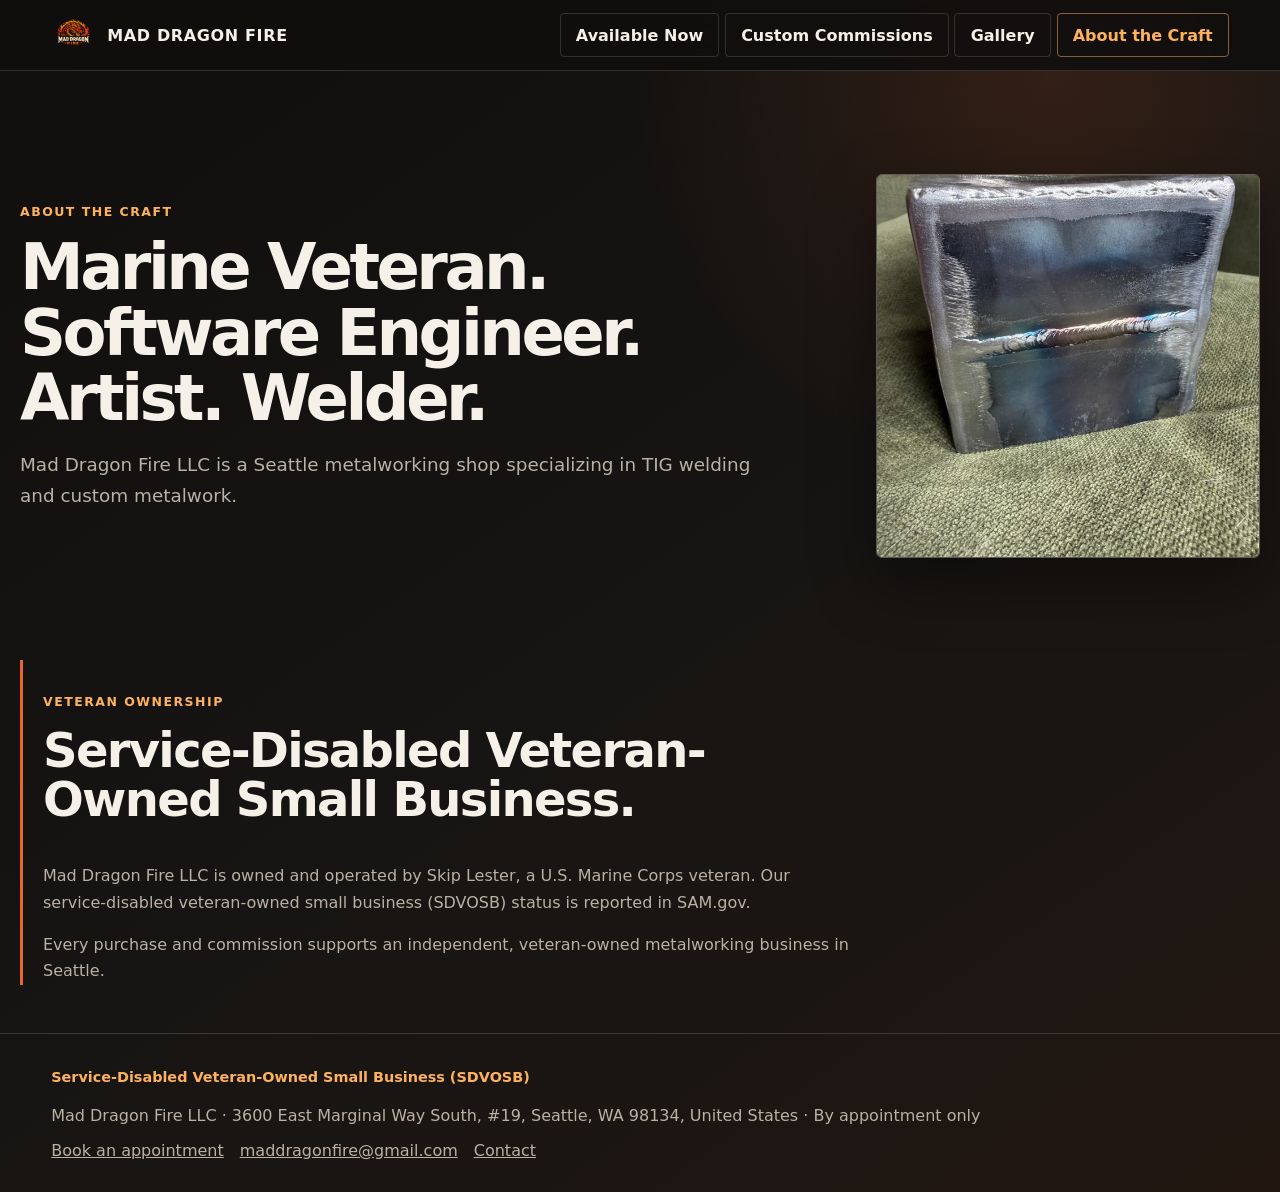
<file: about/index.html>
<!doctype html>
<html lang="en">
  <head>
    <meta charset="utf-8">
    <meta name="viewport" content="width=device-width, initial-scale=1">
    <title>About the Craft | Mad Dragon Fire</title>
    <meta name="description" content="Meet Mad Dragon Fire LLC, a service-disabled veteran-owned small business making one-of-one welded metalwork in Seattle.">
    <link rel="icon" href="../assets/images/logo.png">
    <link rel="stylesheet" href="../style.css?v=20261022">
  </head>
  <body>
    <a class="skip-link" href="#main">Skip to content</a>
    <header class="site-header">
      <a class="brand" href="../"><img src="../assets/images/logo.png" alt=""><span>Mad Dragon Fire</span></a>
      <nav aria-label="Main navigation">
        <a href="../available/">Available Now</a>
        <a href="../commissions/">Custom Commissions</a>
        <a href="../gallery/">Gallery</a>
        <a href="../about/" aria-current="page">About the Craft</a>
      </nav>
    </header>

    <main id="main">
      <section class="page-header">
        <div class="page-header-copy">
          <p class="eyebrow">About the craft</p>
          <h1 style="max-width: none; font-size: clamp(2.4rem, 5vw, 4.5rem);">Marine Veteran. Software Engineer. Artist. Welder.</h1>
          <p>Mad Dragon Fire LLC is a Seattle metalworking shop specializing in TIG welding and custom metalwork.</p>
        </div>
        <img class="page-header-image" src="../images/Metalwork/object007/web/cube-007-view-04.jpeg" alt="Exposed TIG seam and heat color on a steel cube">
      </section>

      <section class="ownership-story" id="veteran-owned" aria-labelledby="ownership-heading">
        <p class="eyebrow">Veteran ownership</p>
        <h2 id="ownership-heading">Service-Disabled Veteran-Owned Small Business.</h2>
        <p>Mad Dragon Fire LLC is owned and operated by Skip Lester, a U.S. Marine Corps veteran. Our service-disabled veteran-owned small business (SDVOSB) status is reported in SAM.gov.</p>
        <p>Every purchase and commission supports an independent, veteran-owned metalworking business in Seattle.</p>
      </section>

    </main>

    <footer>
      <p class="ownership-footer">Service-Disabled Veteran-Owned Small Business (SDVOSB)</p>
      <address>Mad Dragon Fire LLC · 3600 East Marginal Way South, #19, Seattle, WA 98134, United States · By appointment only</address>
      <div class="footer-links"><a href="https://calendar.app.google/XEQRpkkE3KjMpGwbA">Book an appointment</a><a href="mailto:maddragonfire@gmail.com">maddragonfire@gmail.com</a><a href="../contact/">Contact</a></div>
    </footer>
  </body>
</html>
</file>
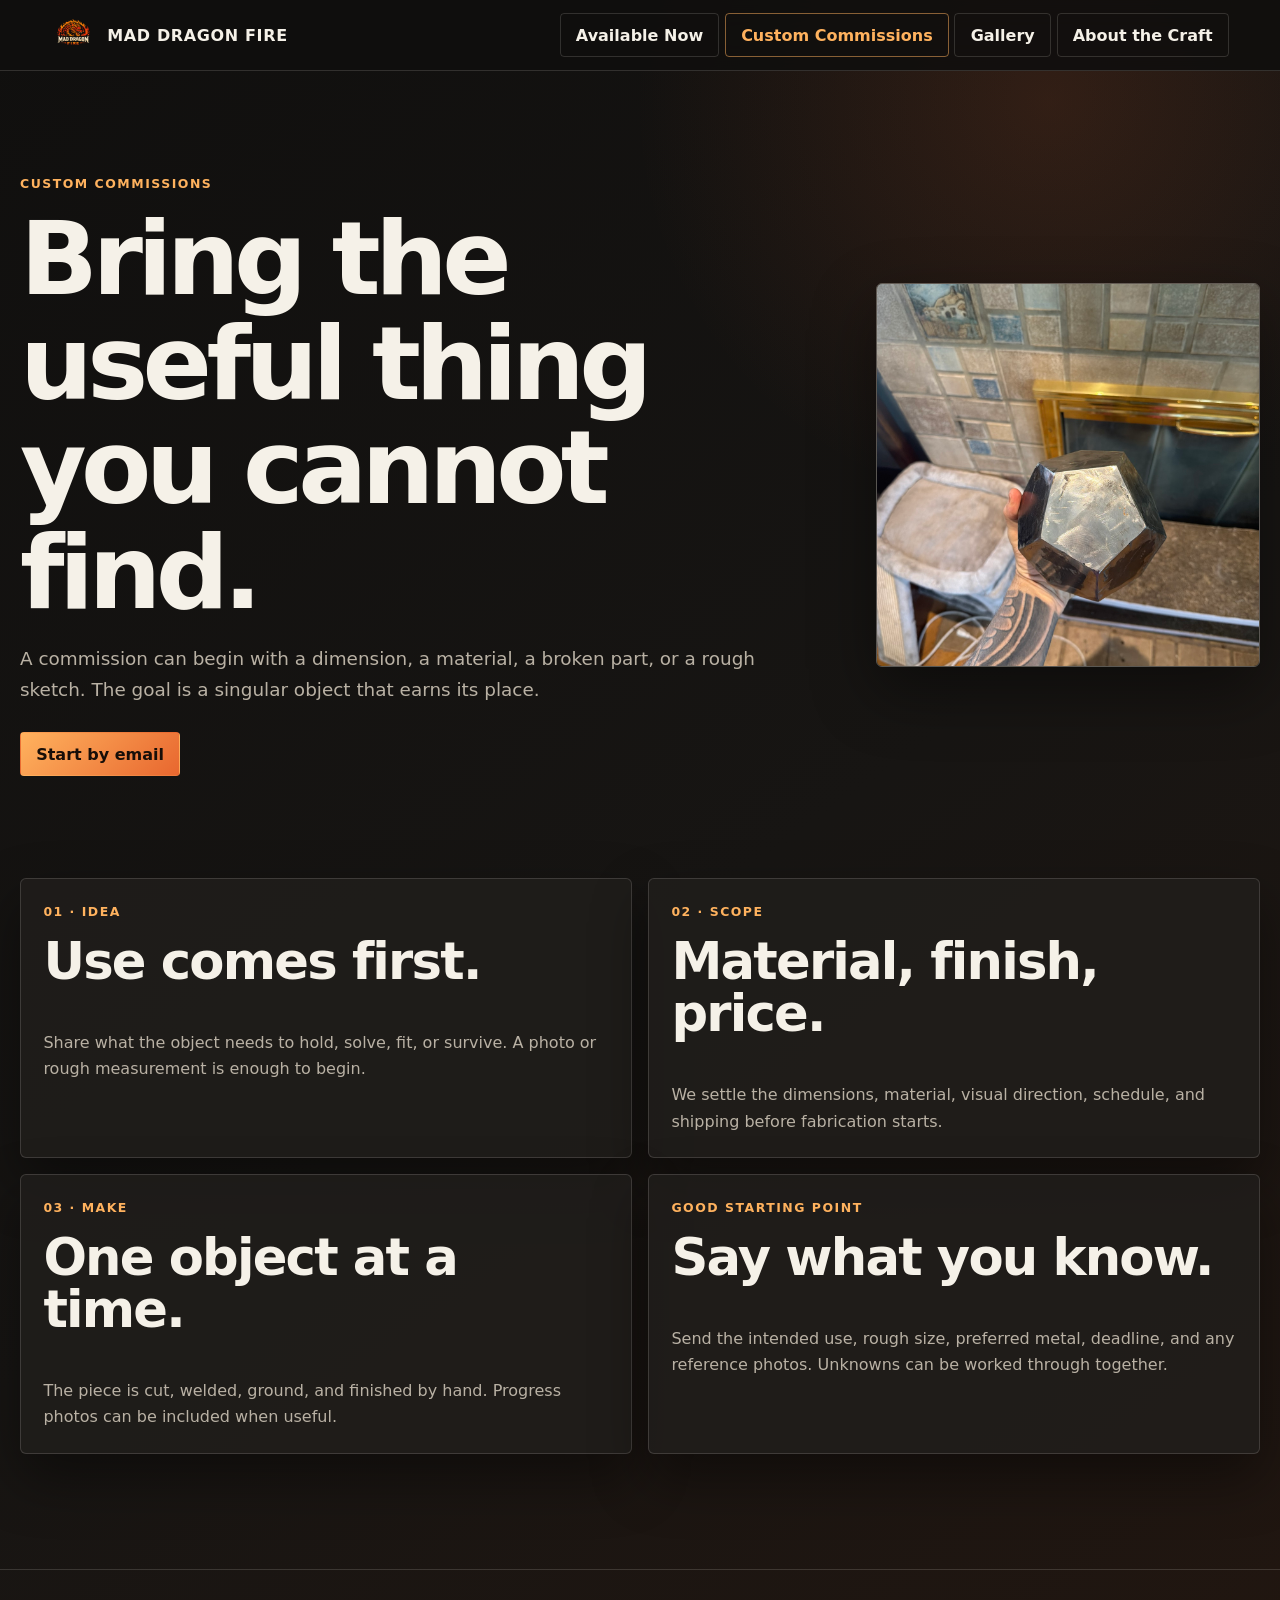
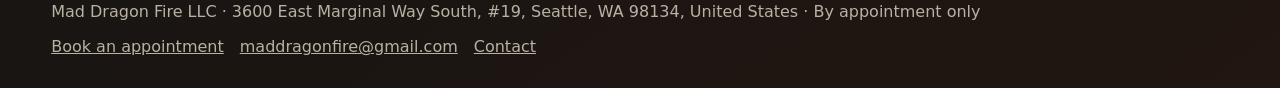
<file: commissions/index.html>
<!doctype html>
<html lang="en">
  <head>
    <meta charset="utf-8">
    <meta name="viewport" content="width=device-width, initial-scale=1">
    <title>Custom Commissions | Mad Dragon Fire</title>
    <meta name="description" content="Commission one-of-one welded metalwork from Mad Dragon Fire LLC in Seattle.">
    <link rel="icon" href="../assets/images/logo.png">
    <link rel="stylesheet" href="../style.css">
  </head>
  <body>
    <a class="skip-link" href="#main">Skip to content</a>
    <header class="site-header">
      <a class="brand" href="../"><img src="../assets/images/logo.png" alt=""><span>Mad Dragon Fire</span></a>
      <nav aria-label="Main navigation">
        <a href="../available/">Available Now</a>
        <a href="../commissions/" aria-current="page">Custom Commissions</a>
        <a href="../gallery/">Gallery</a>
        <a href="../about/">About the Craft</a>
      </nav>
    </header>

    <main id="main">
      <section class="page-header">
        <div class="page-header-copy">
          <p class="eyebrow">Custom commissions</p>
          <h1>Bring the useful thing you cannot find.</h1>
          <p>A commission can begin with a dimension, a material, a broken part, or a rough sketch. The goal is a singular object that earns its place.</p>
          <div class="actions"><a class="button primary" href="mailto:maddragonfire@gmail.com?subject=Custom%20metalwork%20commission">Start by email</a></div>
        </div>
        <img class="page-header-image" src="../images/Metalwork/welded-polyhedron.jpeg" alt="Hand holding a welded steel polyhedron">
      </section>

      <section class="content-grid" aria-label="Commission process">
        <article class="content-panel"><p class="eyebrow">01 · Idea</p><h2>Use comes first.</h2><p>Share what the object needs to hold, solve, fit, or survive. A photo or rough measurement is enough to begin.</p></article>
        <article class="content-panel"><p class="eyebrow">02 · Scope</p><h2>Material, finish, price.</h2><p>We settle the dimensions, material, visual direction, schedule, and shipping before fabrication starts.</p></article>
        <article class="content-panel"><p class="eyebrow">03 · Make</p><h2>One object at a time.</h2><p>The piece is cut, welded, ground, and finished by hand. Progress photos can be included when useful.</p></article>
        <article class="content-panel"><p class="eyebrow">Good starting point</p><h2>Say what you know.</h2><p>Send the intended use, rough size, preferred metal, deadline, and any reference photos. Unknowns can be worked through together.</p></article>
      </section>
    </main>

    <footer>
      <address>Mad Dragon Fire LLC · 3600 East Marginal Way South, #19, Seattle, WA 98134, United States · By appointment only</address>
      <div class="footer-links"><a href="https://calendar.app.google/XEQRpkkE3KjMpGwbA">Book an appointment</a><a href="mailto:maddragonfire@gmail.com">maddragonfire@gmail.com</a><a href="../contact/">Contact</a></div>
    </footer>
  </body>
</html>
</file>
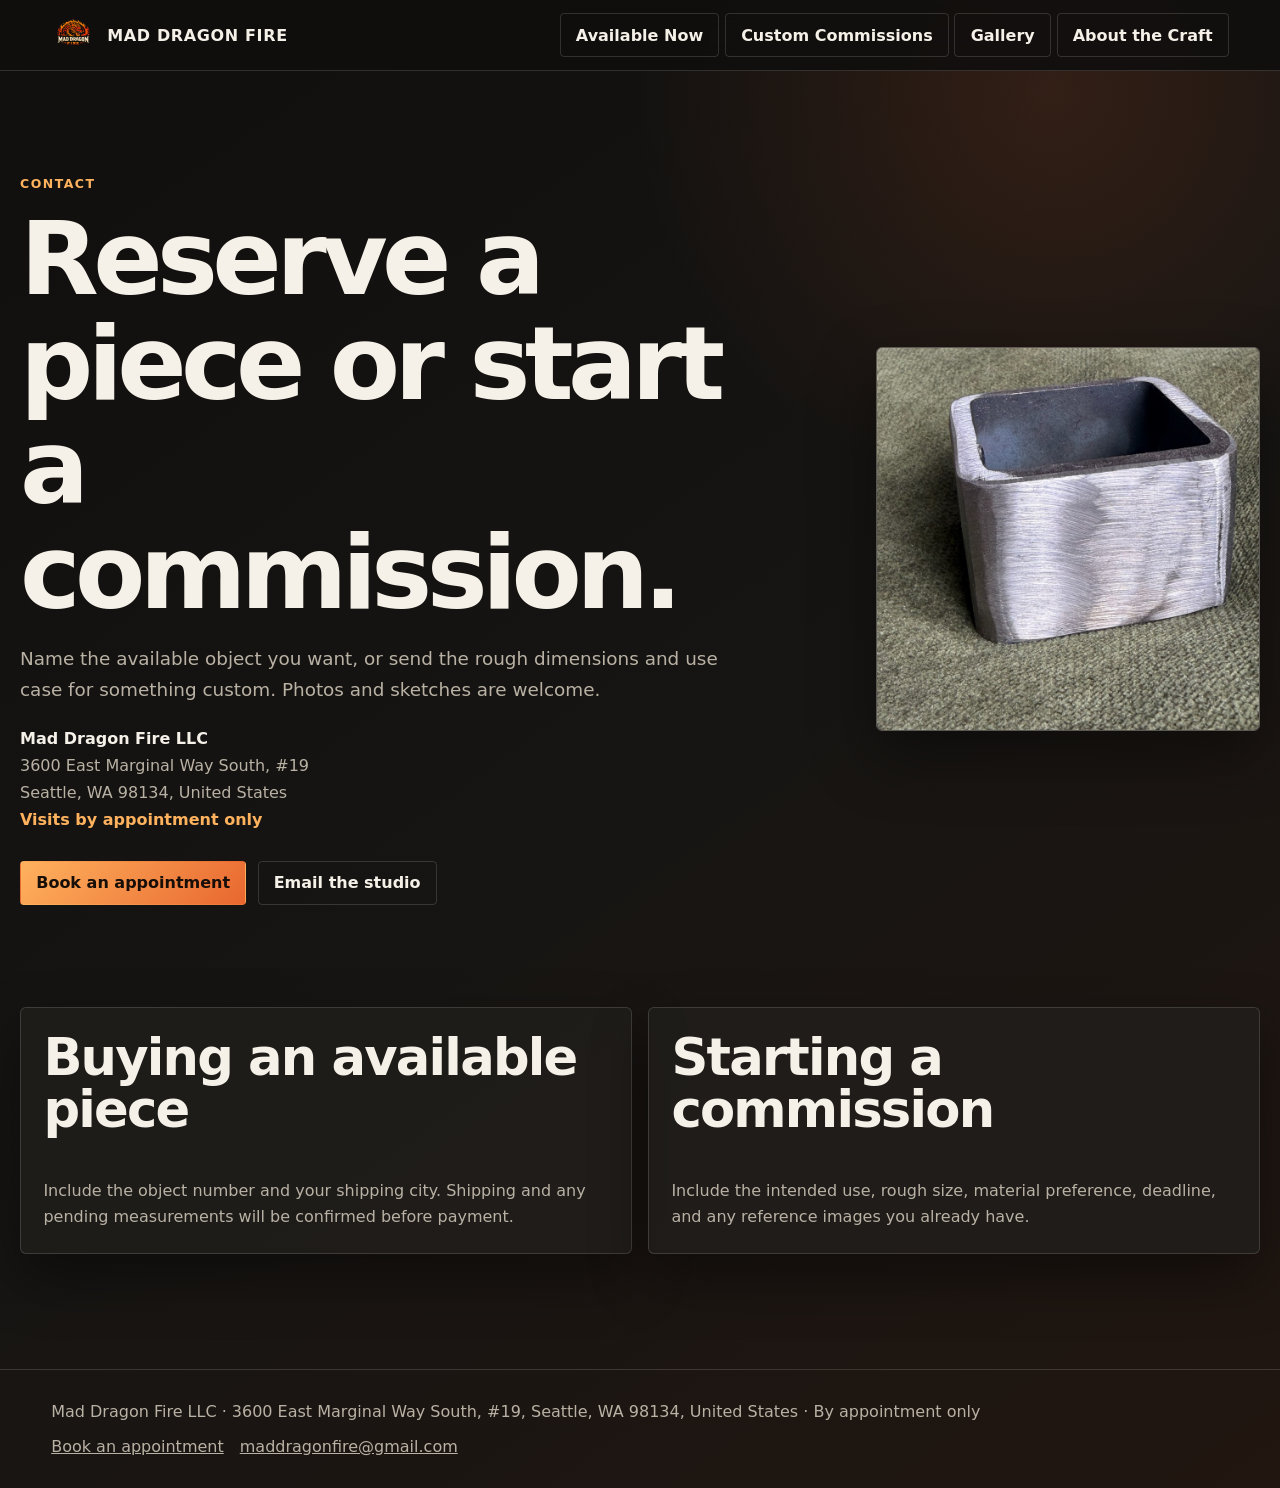
<file: contact/index.html>
<!doctype html>
<html lang="en">
  <head>
    <meta charset="utf-8">
    <meta name="viewport" content="width=device-width, initial-scale=1">
    <title>Contact | Mad Dragon Fire</title>
    <meta name="description" content="Contact Mad Dragon Fire LLC about an available piece or custom metalwork commission.">
    <link rel="icon" href="../assets/images/logo.png">
    <link rel="stylesheet" href="../style.css">
  </head>
  <body>
    <a class="skip-link" href="#main">Skip to content</a>
    <header class="site-header">
      <a class="brand" href="../"><img src="../assets/images/logo.png" alt=""><span>Mad Dragon Fire</span></a>
      <nav aria-label="Main navigation">
        <a href="../available/">Available Now</a>
        <a href="../commissions/">Custom Commissions</a>
        <a href="../gallery/">Gallery</a>
        <a href="../about/">About the Craft</a>
      </nav>
    </header>

    <main id="main">
      <section class="page-header">
        <div class="page-header-copy">
          <p class="eyebrow">Contact</p>
          <h1>Reserve a piece or start a commission.</h1>
          <p>Name the available object you want, or send the rough dimensions and use case for something custom. Photos and sketches are welcome.</p>
          <address class="business-address">
            <strong>Mad Dragon Fire LLC</strong><br>
            3600 East Marginal Way South, #19<br>
            Seattle, WA 98134, United States<br>
            <strong class="appointment-only">Visits by appointment only</strong>
          </address>
          <div class="actions">
            <a class="button primary" href="https://calendar.app.google/XEQRpkkE3KjMpGwbA">Book an appointment</a>
            <a class="button" href="mailto:maddragonfire@gmail.com">Email the studio</a>
          </div>
        </div>
        <img class="page-header-image" src="../images/Metalwork/object003/web/cube-003-view-01.jpeg" alt="Compact hand-ground steel cube">
      </section>

      <section class="content-grid">
        <article class="content-panel"><h2>Buying an available piece</h2><p>Include the object number and your shipping city. Shipping and any pending measurements will be confirmed before payment.</p></article>
        <article class="content-panel"><h2>Starting a commission</h2><p>Include the intended use, rough size, material preference, deadline, and any reference images you already have.</p></article>
      </section>
    </main>

    <footer>
      <address>Mad Dragon Fire LLC · 3600 East Marginal Way South, #19, Seattle, WA 98134, United States · By appointment only</address>
      <div class="footer-links"><a href="https://calendar.app.google/XEQRpkkE3KjMpGwbA">Book an appointment</a><a href="mailto:maddragonfire@gmail.com">maddragonfire@gmail.com</a></div>
    </footer>
  </body>
</html>
</file>
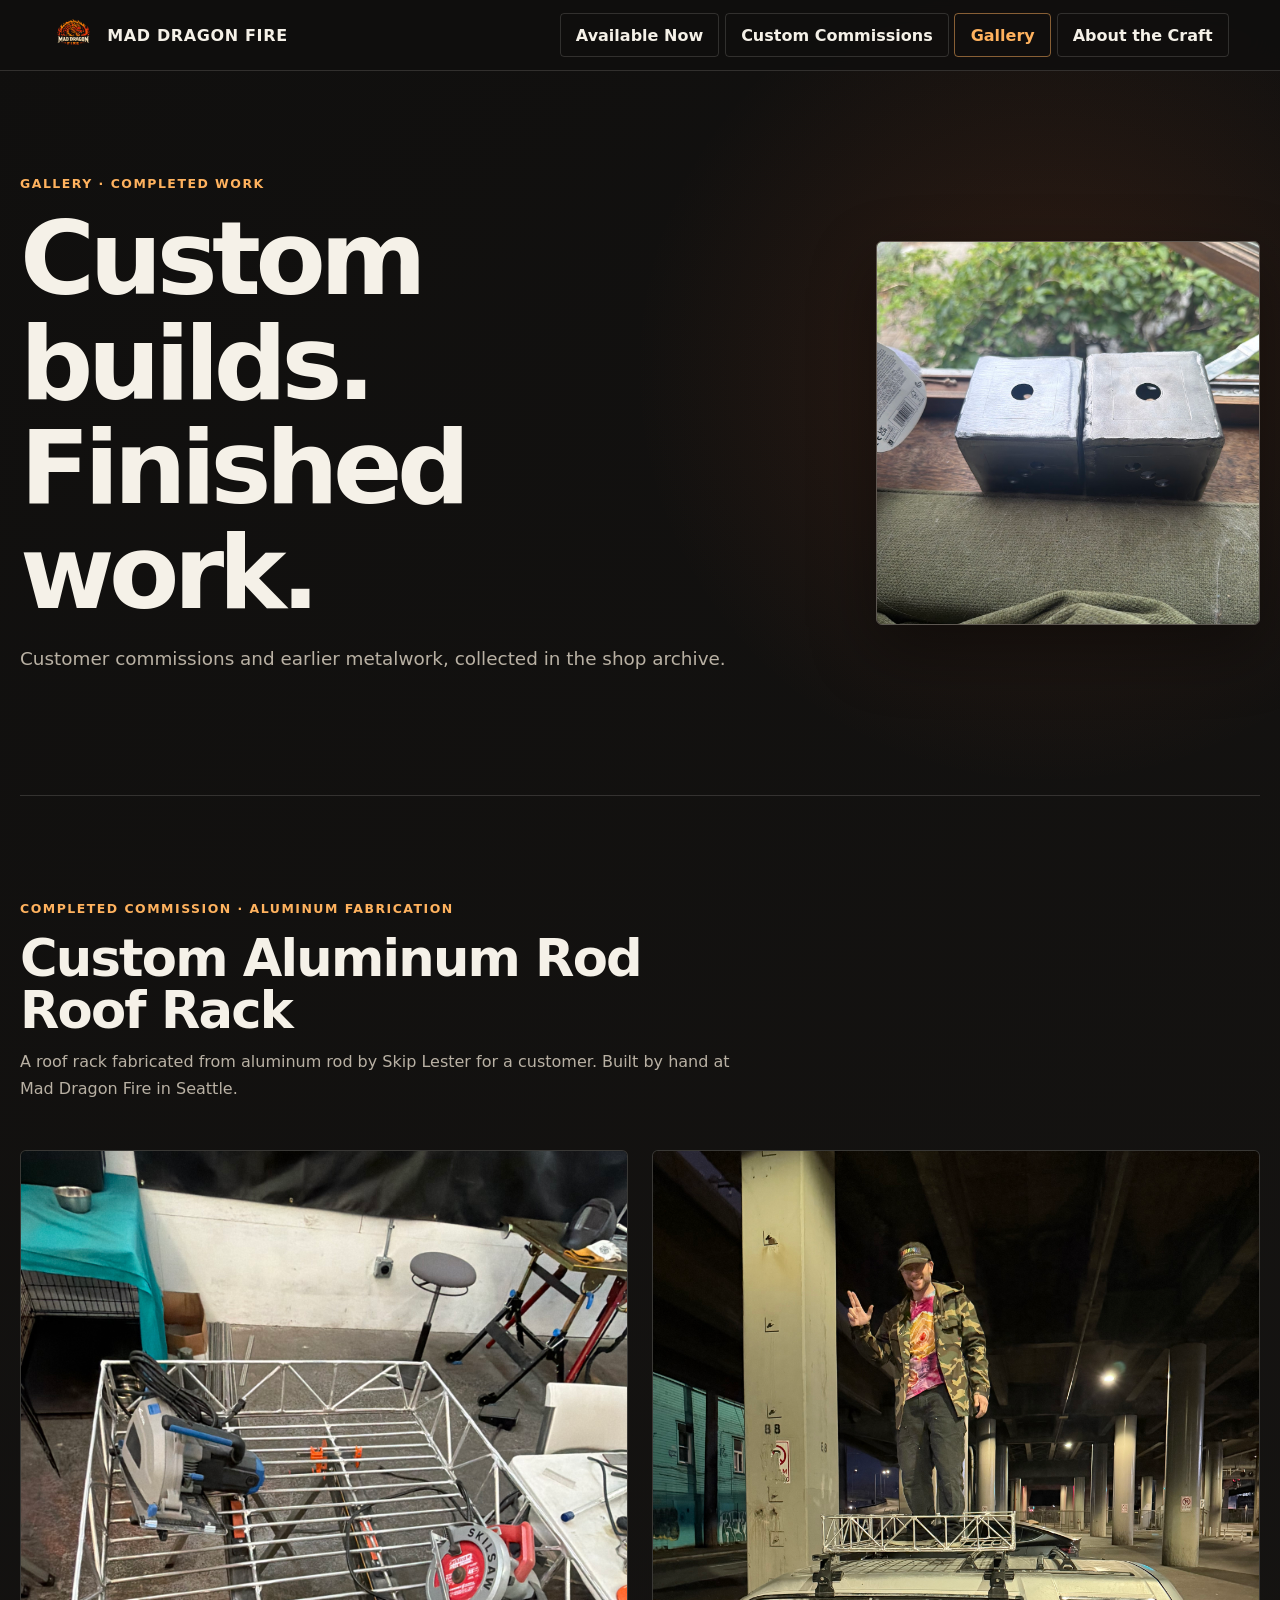
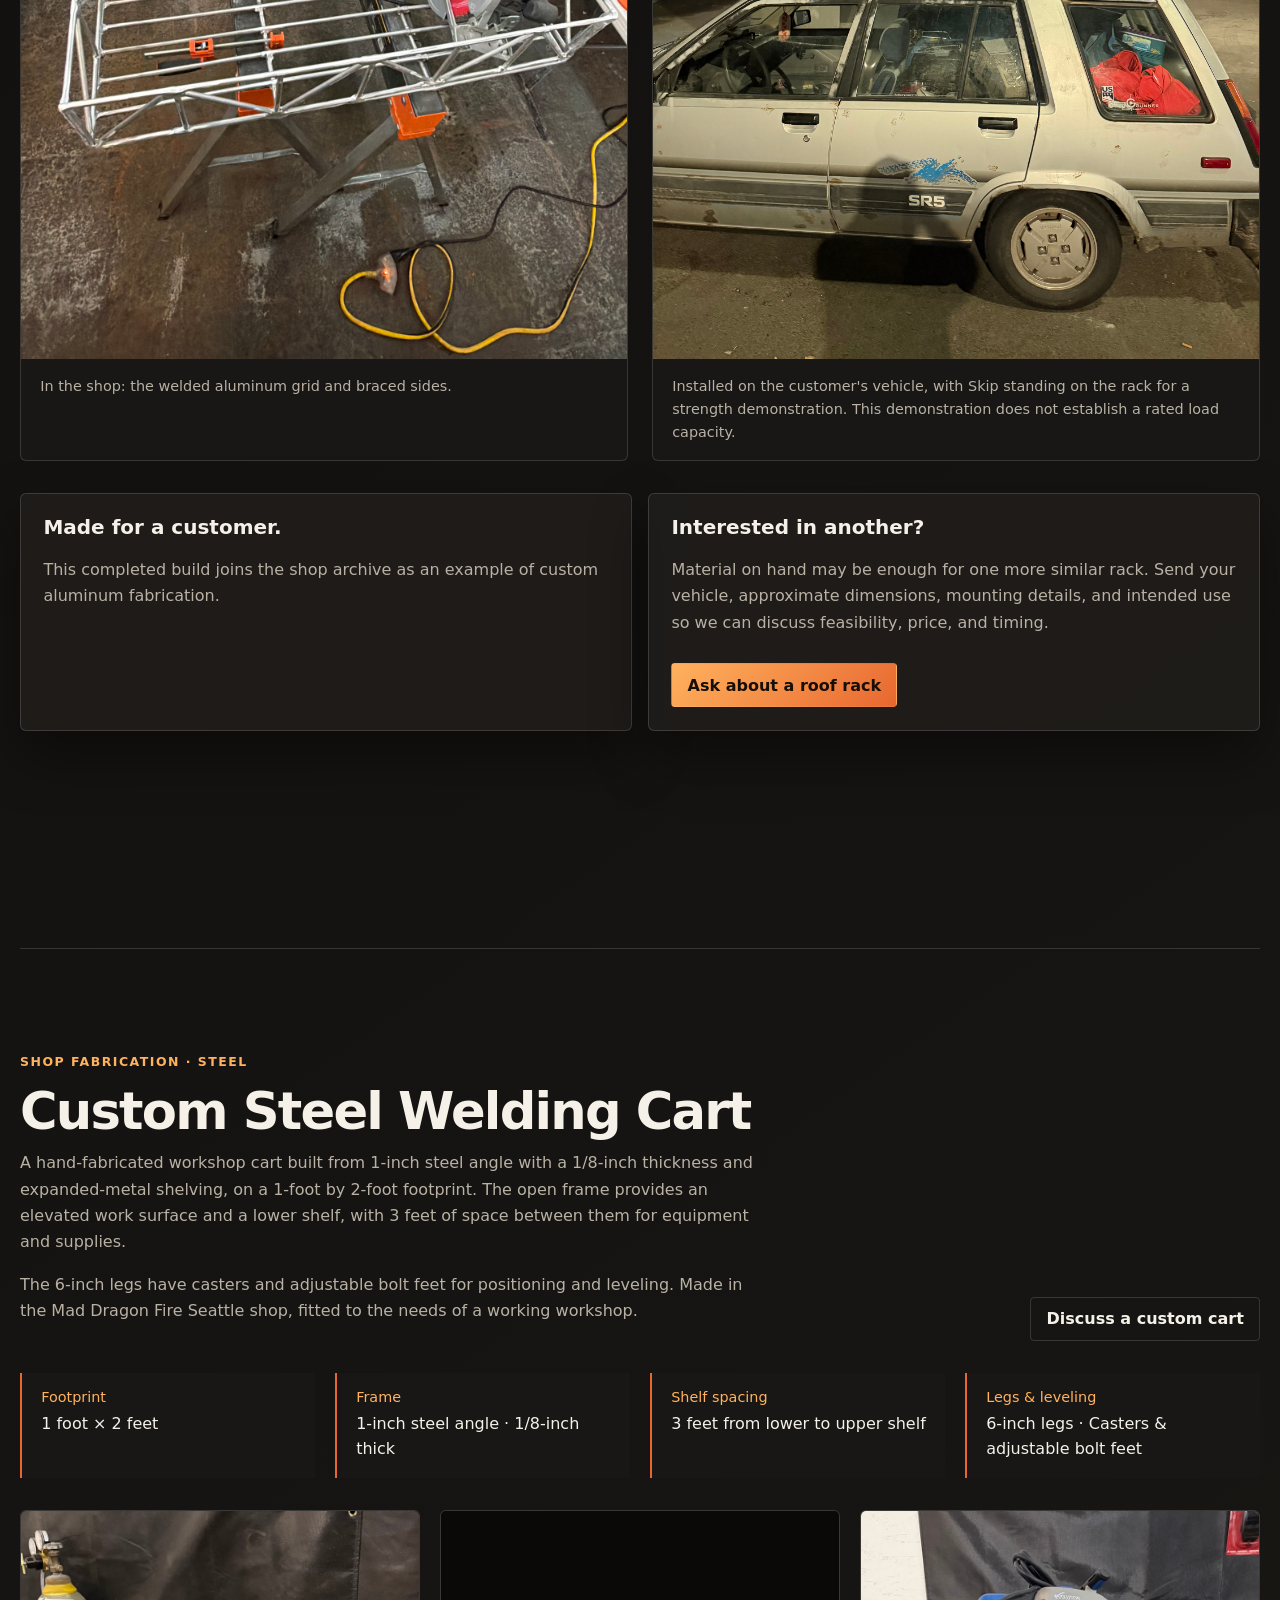
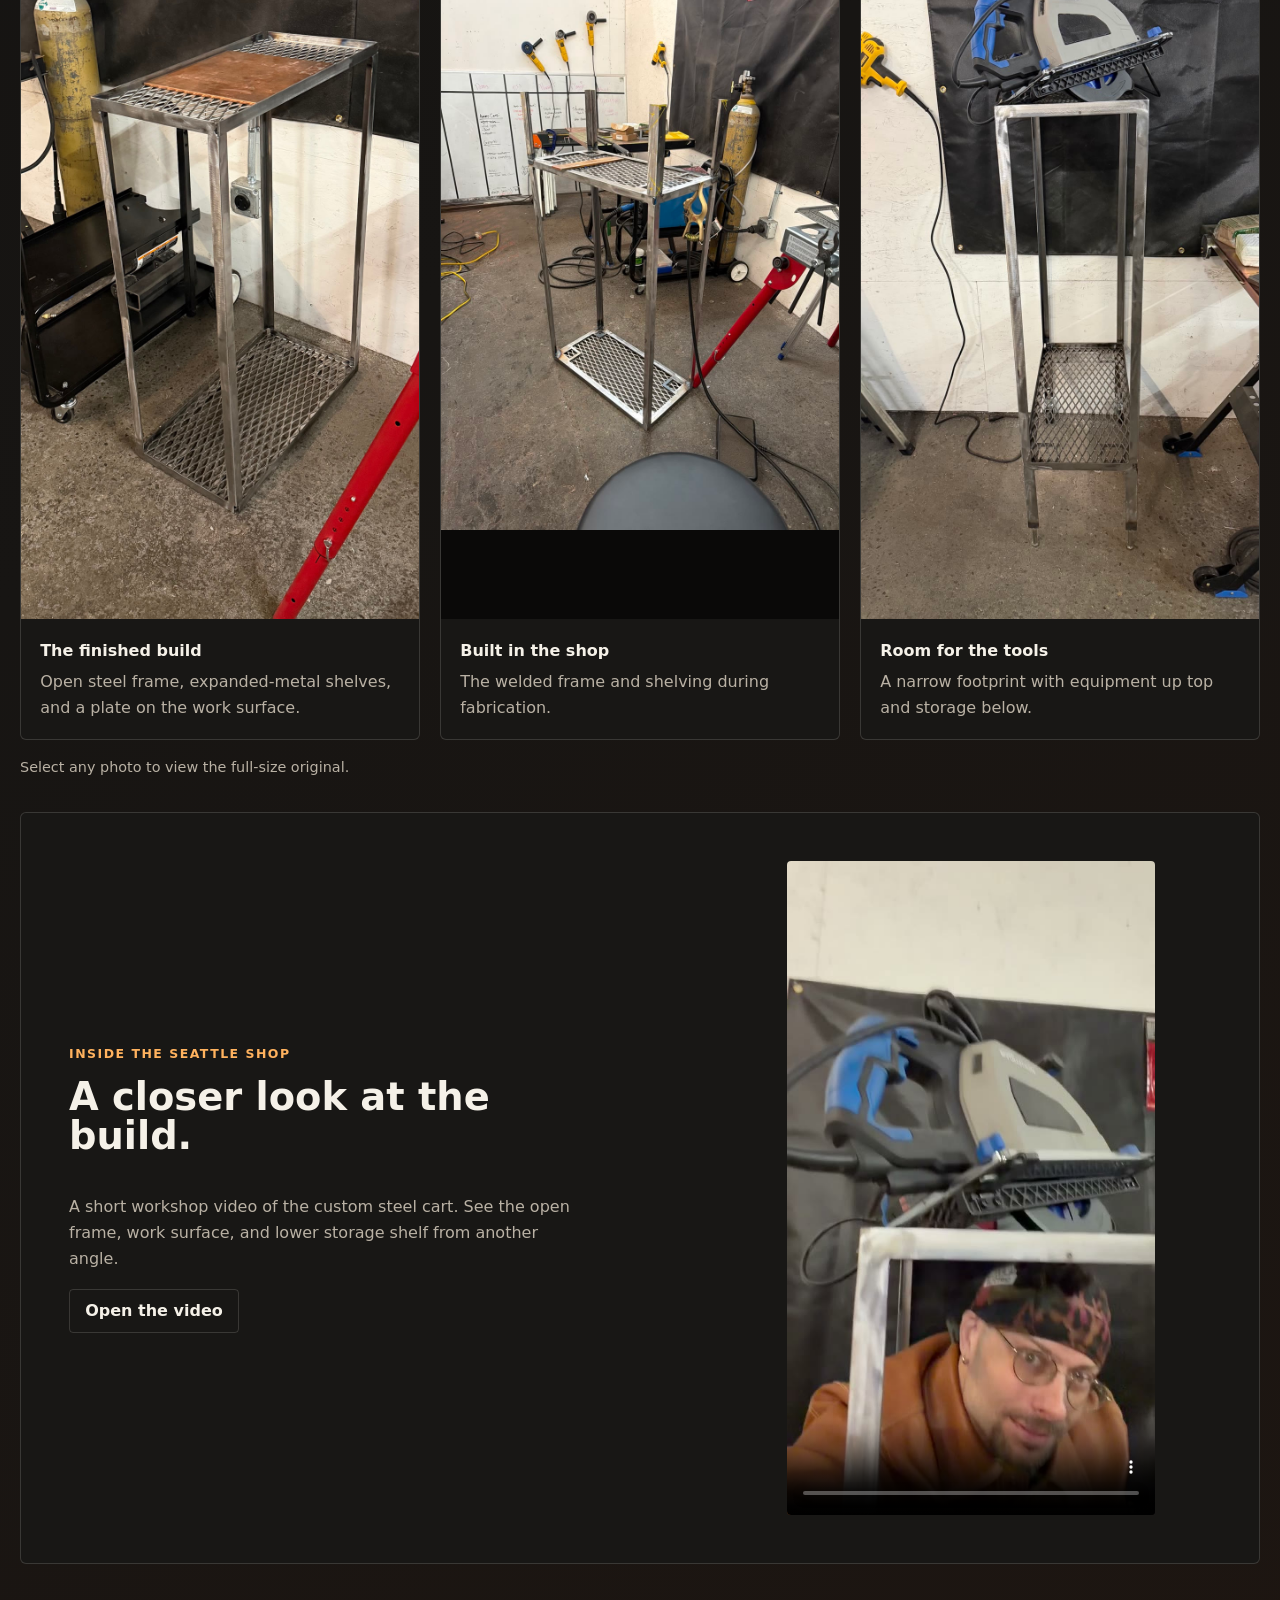
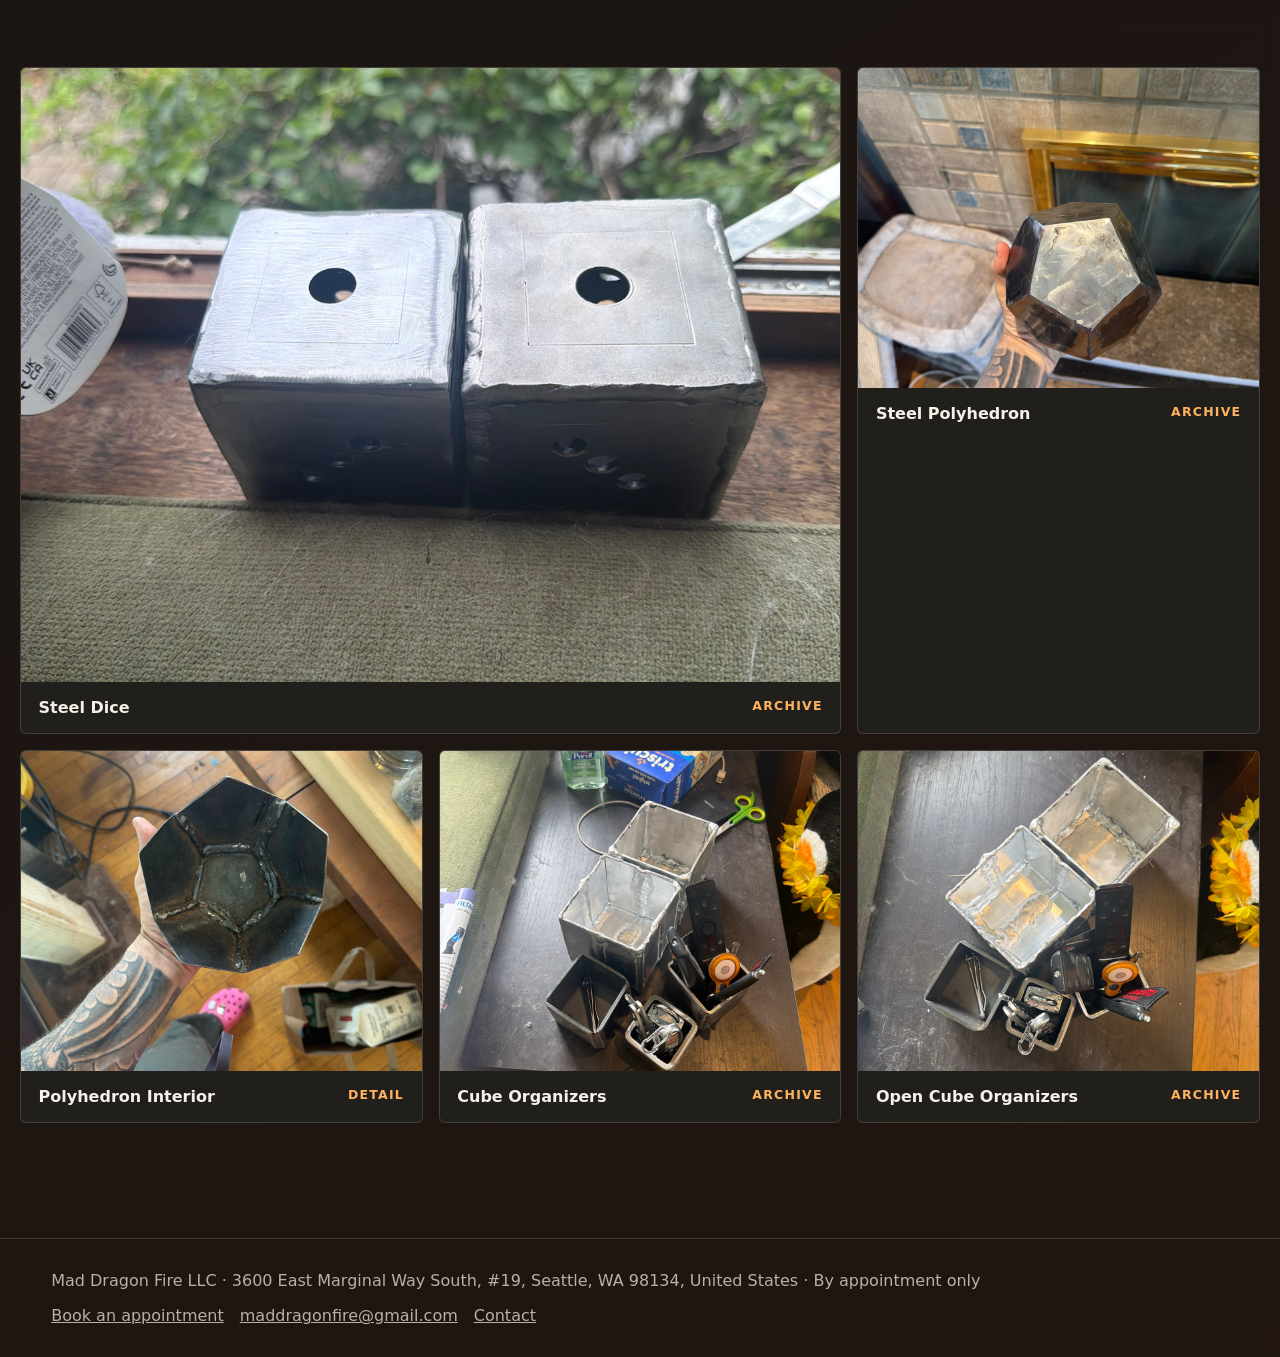
<file: gallery/index.html>
<!doctype html>
<html lang="en">
  <head>
    <meta charset="utf-8">
    <meta name="viewport" content="width=device-width, initial-scale=1">
    <title>Gallery of Custom Metalwork | Mad Dragon Fire</title>
    <meta name="description" content="An archive of sold pieces and previous metalwork by Mad Dragon Fire LLC.">
    <link rel="icon" href="../assets/images/logo.png">
    <link rel="stylesheet" href="../style.css?v=20261121b">
  </head>
  <body>
    <a class="skip-link" href="#main">Skip to content</a>
    <header class="site-header">
      <a class="brand" href="../"><img src="../assets/images/logo.png" alt=""><span>Mad Dragon Fire</span></a>
      <nav aria-label="Main navigation">
        <a href="../available/">Available Now</a>
        <a href="../commissions/">Custom Commissions</a>
        <a href="../gallery/" aria-current="page">Gallery</a>
        <a href="../about/">About the Craft</a>
      </nav>
    </header>

    <main id="main">
      <section class="page-header">
        <div class="page-header-copy">
          <p class="eyebrow">Gallery · Completed work</p>
          <h1>Custom builds. Finished work.</h1>
          <p>Customer commissions and earlier metalwork, collected in the shop archive.</p>
        </div>
        <img class="page-header-image" src="../images/Metalwork/steel-dice.jpeg" alt="Pair of welded steel dice">
      </section>

      <section class="section-block" id="aluminum-roof-rack" aria-labelledby="roof-rack-heading">
        <div class="section-heading">
          <div>
            <p class="eyebrow">Completed commission · Aluminum fabrication</p>
            <h2 id="roof-rack-heading">Custom Aluminum Rod Roof Rack</h2>
            <p>A roof rack fabricated from aluminum rod by Skip Lester for a customer. Built by hand at Mad Dragon Fire in Seattle.</p>
          </div>
        </div>
        <div class="roof-rack-photos" aria-label="Custom aluminum roof rack photos">
          <figure>
            <a href="../images/Metalwork/roof-rack/IMG_7079.jpeg">
              <img src="../images/Metalwork/roof-rack/IMG_7079.jpeg" alt="Aluminum rod roof rack on workshop supports, showing its welded grid and triangulated sides" width="1368" height="1824" loading="lazy">
            </a>
            <figcaption>In the shop: the welded aluminum grid and braced sides.</figcaption>
          </figure>
          <figure>
            <a href="../images/Metalwork/roof-rack/IMG_7176.jpeg">
              <img src="../images/Metalwork/roof-rack/IMG_7176.jpeg" alt="Skip standing on the finished aluminum roof rack mounted on a customer's vehicle" width="1368" height="1824" loading="lazy">
            </a>
            <figcaption>Installed on the customer's vehicle, with Skip standing on the rack for a strength demonstration. This demonstration does not establish a rated load capacity.</figcaption>
          </figure>
        </div>
        <div class="content-grid">
          <article class="content-panel">
            <h3>Made for a customer.</h3>
            <p>This completed build joins the shop archive as an example of custom aluminum fabrication.</p>
          </article>
          <article class="content-panel">
            <h3>Interested in another?</h3>
            <p>Material on hand may be enough for one more similar rack. Send your vehicle, approximate dimensions, mounting details, and intended use so we can discuss feasibility, price, and timing.</p>
            <div class="actions"><a class="button primary" href="mailto:maddragonfire@gmail.com?subject=Aluminum%20roof%20rack%20inquiry">Ask about a roof rack</a></div>
          </article>
        </div>
      </section>

      <section class="section-block" id="welding-cart" aria-labelledby="welding-cart-heading">
        <div class="section-heading">
          <div>
            <p class="eyebrow">Shop fabrication · Steel</p>
            <h2 id="welding-cart-heading">Custom Steel Welding Cart</h2>
            <p>A hand-fabricated workshop cart built from 1-inch steel angle with a 1/8-inch thickness and expanded-metal shelving, on a 1-foot by 2-foot footprint. The open frame provides an elevated work surface and a lower shelf, with 3 feet of space between them for equipment and supplies.</p>
            <p>The 6-inch legs have casters and adjustable bolt feet for positioning and leveling. Made in the Mad Dragon Fire Seattle shop, fitted to the needs of a working workshop.</p>
          </div>
          <a class="button" href="../commissions/">Discuss a custom cart</a>
        </div>
        <dl class="welding-cart-specs" aria-label="Welding cart specifications">
          <div><dt>Footprint</dt><dd>1 foot × 2 feet</dd></div>
          <div><dt>Frame</dt><dd>1-inch steel angle · 1/8-inch thick</dd></div>
          <div><dt>Shelf spacing</dt><dd>3 feet from lower to upper shelf</dd></div>
          <div><dt>Legs &amp; leveling</dt><dd>6-inch legs · Casters &amp; adjustable bolt feet</dd></div>
        </dl>
        <div class="welding-cart-photos" aria-label="Custom steel welding cart photos">
          <figure>
            <a href="../images/Metalwork/welding-cart/09B13995-D751-48DA-92F0-9F50B563264A.jpeg" aria-label="Open full-size photo of the finished welding cart">
              <img src="../images/Metalwork/welding-cart/welding-cart-finished.jpg" alt="Finished steel-angle cart with expanded-metal top and lower shelf, and a steel plate on the work surface" width="900" height="1600" loading="lazy">
            </a>
            <figcaption><strong>The finished build</strong>Open steel frame, expanded-metal shelves, and a plate on the work surface.</figcaption>
          </figure>
          <figure>
            <a href="../images/Metalwork/welding-cart/IMG_7798.jpeg" aria-label="Open full-size photo of the welding cart during fabrication">
              <img src="../images/Metalwork/welding-cart/welding-cart-frame.jpg" alt="Welding cart during fabrication, showing steel-angle uprights, welded shelf frames, and expanded-metal decking" width="900" height="1200" loading="lazy">
            </a>
            <figcaption><strong>Built in the shop</strong>The welded frame and shelving during fabrication.</figcaption>
          </figure>
          <figure>
            <a href="../images/Metalwork/welding-cart/IMG_7802.jpeg" aria-label="Open full-size photo of the cart holding a metal-cutting saw">
              <img src="../images/Metalwork/welding-cart/welding-cart-tool-storage.jpg" alt="End view of the steel cart with a metal-cutting saw resting on top and an open lower shelf" width="900" height="1600" loading="lazy">
            </a>
            <figcaption><strong>Room for the tools</strong>A narrow footprint with equipment up top and storage below.</figcaption>
          </figure>
        </div>
        <p class="welding-cart-photo-note">Select any photo to view the full-size original.</p>
        <div class="welding-cart-film">
          <div class="welding-cart-film-copy">
            <p class="eyebrow">Inside the Seattle shop</p>
            <h3 id="welding-cart-video-heading">A closer look at the build.</h3>
            <p id="welding-cart-video-description">A short workshop video of the custom steel cart. See the open frame, work surface, and lower storage shelf from another angle.</p>
            <a class="button" href="../images/Metalwork/welding-cart/IMG_7806.mp4">Open the video</a>
          </div>
          <video controls playsinline preload="none" width="512" height="910" poster="../images/Metalwork/welding-cart/welding-cart-video-poster.jpg" aria-labelledby="welding-cart-video-heading" aria-describedby="welding-cart-video-description">
            <source src="../images/Metalwork/welding-cart/IMG_7806.mp4" type="video/mp4">
            Your browser does not support embedded video. <a href="../images/Metalwork/welding-cart/IMG_7806.mp4">Watch the welding cart video</a>.
          </video>
        </div>
      </section>

      <section class="sold-grid" aria-label="Sold and previous metalwork">
        <figure class="sold-piece">
          <img src="../images/Metalwork/steel-dice.jpeg" alt="Pair of welded steel dice" loading="lazy">
          <figcaption><strong>Steel Dice</strong><span class="sold-marker">Archive</span></figcaption>
        </figure>
        <figure class="sold-piece">
          <img src="../images/Metalwork/welded-polyhedron.jpeg" alt="Finished welded steel polyhedron" loading="lazy">
          <figcaption><strong>Steel Polyhedron</strong><span class="sold-marker">Archive</span></figcaption>
        </figure>
        <figure class="sold-piece">
          <img src="../images/Metalwork/welded-polyhedron-interior.jpeg" alt="Interior welds of a steel polyhedron" loading="lazy">
          <figcaption><strong>Polyhedron Interior</strong><span class="sold-marker">Detail</span></figcaption>
        </figure>
        <figure class="sold-piece">
          <img src="../images/Metalwork/metal-cube-organizers.jpeg" alt="Set of welded metal cube organizers" loading="lazy">
          <figcaption><strong>Cube Organizers</strong><span class="sold-marker">Archive</span></figcaption>
        </figure>
        <figure class="sold-piece">
          <img src="../images/Metalwork/open-metal-cube-organizers.jpeg" alt="Open welded metal cube organizers" loading="lazy">
          <figcaption><strong>Open Cube Organizers</strong><span class="sold-marker">Archive</span></figcaption>
        </figure>
      </section>
    </main>

    <footer>
      <address>Mad Dragon Fire LLC · 3600 East Marginal Way South, #19, Seattle, WA 98134, United States · By appointment only</address>
      <div class="footer-links"><a href="https://calendar.app.google/XEQRpkkE3KjMpGwbA">Book an appointment</a><a href="mailto:maddragonfire@gmail.com">maddragonfire@gmail.com</a><a href="../contact/">Contact</a></div>
    </footer>
  </body>
</html>
</file>
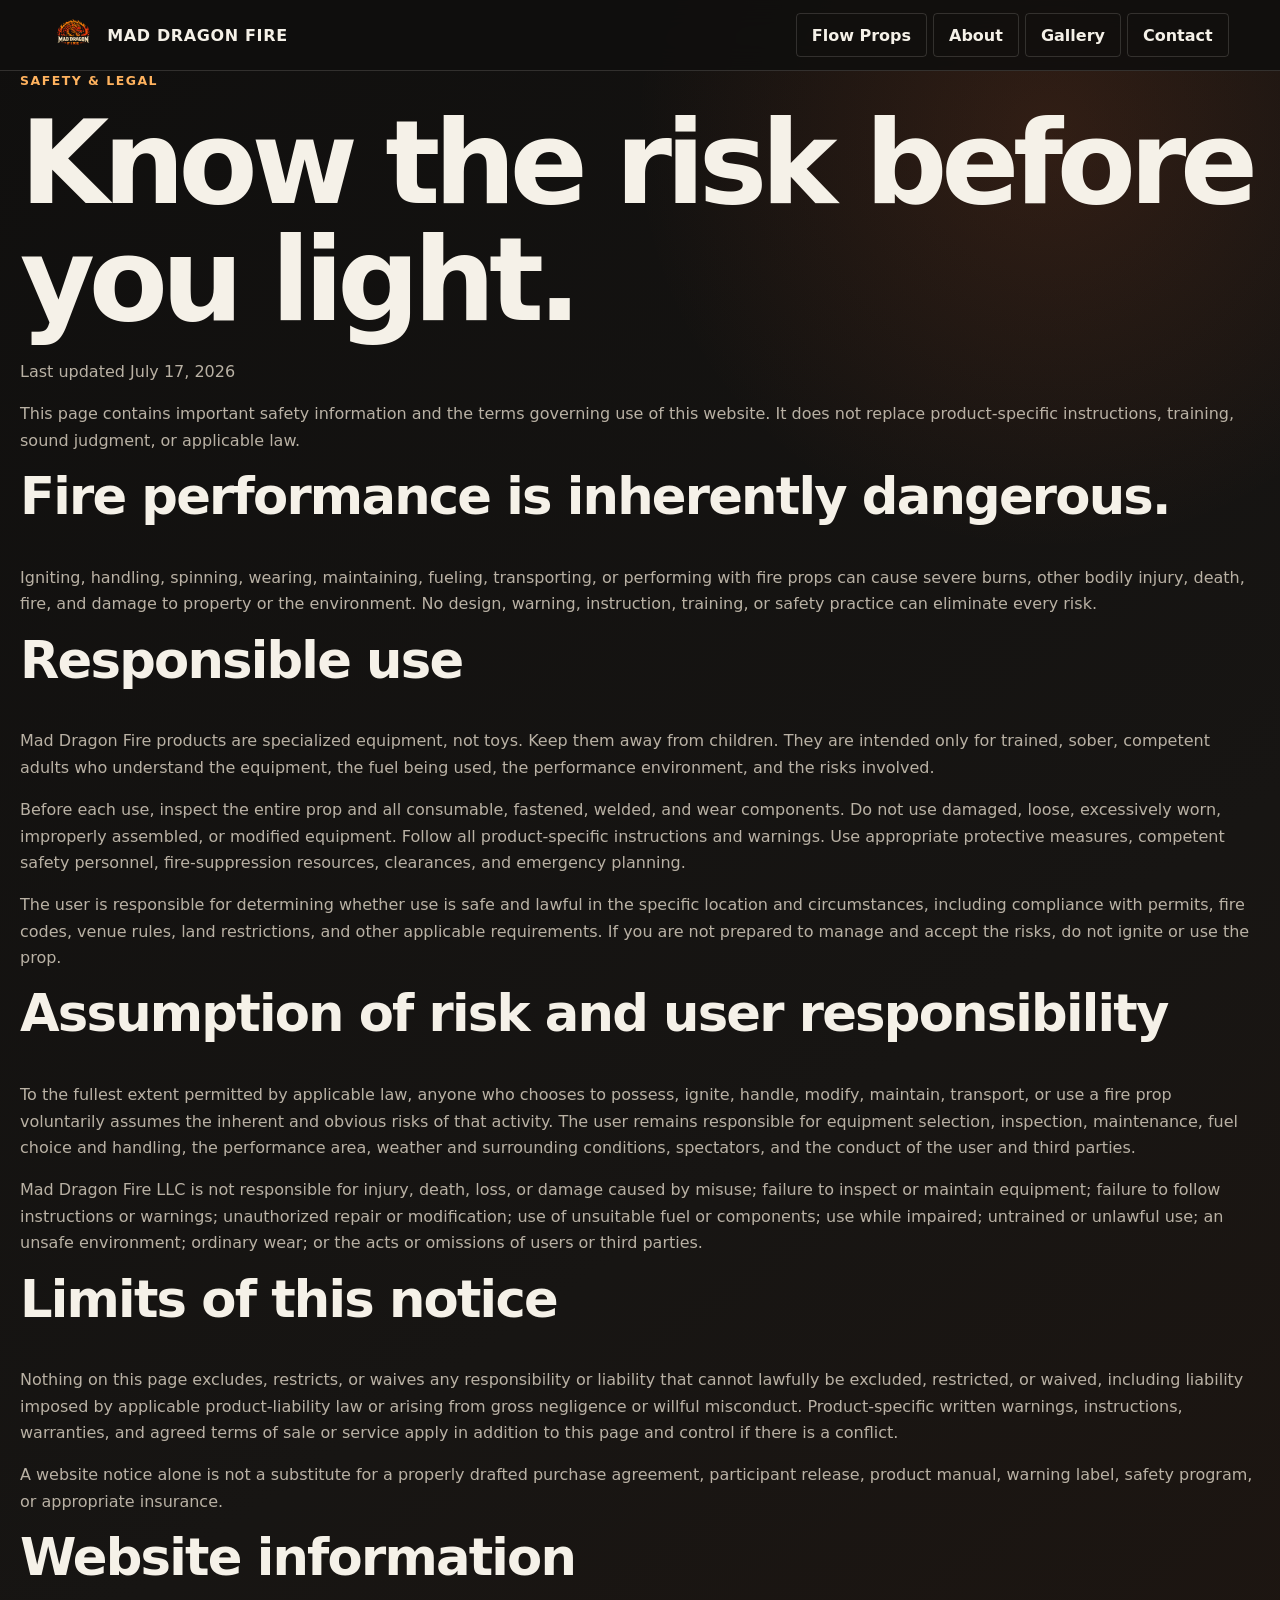
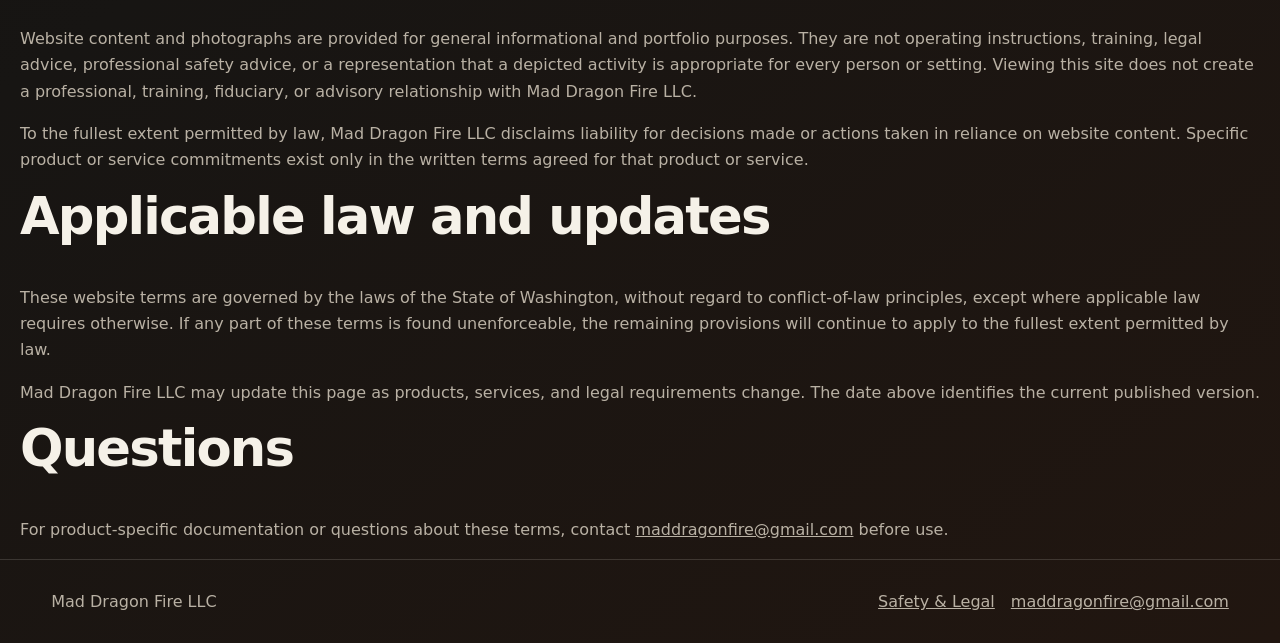
<file: safety/index.html>
<!doctype html>
<html lang="en">
  <head>
    <meta charset="utf-8">
    <meta name="viewport" content="width=device-width, initial-scale=1">
    <title>Safety &amp; Legal | Mad Dragon Fire</title>
    <meta name="description" content="Important fire-prop safety information and legal terms for Mad Dragon Fire LLC.">
    <link rel="icon" href="../assets/images/logo.png">
    <link rel="stylesheet" href="../style.css">
  </head>
  <body>
    <header class="site-header">
      <a class="brand" href="../"><img src="../assets/images/logo.png" alt="Mad Dragon Fire logo"><span>Mad Dragon Fire</span></a>
      <nav aria-label="Main navigation">
        <a href="../products/">Flow Props</a>
        <a href="../about/">About</a>
        <a href="../gallery/">Gallery</a>
        <a href="../contact/">Contact</a>
      </nav>
    </header>
    <main class="legal-page">
      <header class="legal-header">
        <p class="eyebrow">Safety &amp; Legal</p>
        <h1>Know the risk before you light.</h1>
        <p class="legal-updated">Last updated July 17, 2026</p>
        <p class="legal-lead">This page contains important safety information and the terms governing use of this website. It does not replace product-specific instructions, training, sound judgment, or applicable law.</p>
      </header>

      <section class="legal-warning" aria-labelledby="inherent-risk-heading">
        <h2 id="inherent-risk-heading">Fire performance is inherently dangerous.</h2>
        <p>Igniting, handling, spinning, wearing, maintaining, fueling, transporting, or performing with fire props can cause severe burns, other bodily injury, death, fire, and damage to property or the environment. No design, warning, instruction, training, or safety practice can eliminate every risk.</p>
      </section>

      <div class="legal-content">
        <section aria-labelledby="responsible-use-heading">
          <h2 id="responsible-use-heading">Responsible use</h2>
          <p>Mad Dragon Fire products are specialized equipment, not toys. Keep them away from children. They are intended only for trained, sober, competent adults who understand the equipment, the fuel being used, the performance environment, and the risks involved.</p>
          <p>Before each use, inspect the entire prop and all consumable, fastened, welded, and wear components. Do not use damaged, loose, excessively worn, improperly assembled, or modified equipment. Follow all product-specific instructions and warnings. Use appropriate protective measures, competent safety personnel, fire-suppression resources, clearances, and emergency planning.</p>
          <p>The user is responsible for determining whether use is safe and lawful in the specific location and circumstances, including compliance with permits, fire codes, venue rules, land restrictions, and other applicable requirements. If you are not prepared to manage and accept the risks, do not ignite or use the prop.</p>
        </section>

        <section aria-labelledby="assumption-heading">
          <h2 id="assumption-heading">Assumption of risk and user responsibility</h2>
          <p>To the fullest extent permitted by applicable law, anyone who chooses to possess, ignite, handle, modify, maintain, transport, or use a fire prop voluntarily assumes the inherent and obvious risks of that activity. The user remains responsible for equipment selection, inspection, maintenance, fuel choice and handling, the performance area, weather and surrounding conditions, spectators, and the conduct of the user and third parties.</p>
          <p>Mad Dragon Fire LLC is not responsible for injury, death, loss, or damage caused by misuse; failure to inspect or maintain equipment; failure to follow instructions or warnings; unauthorized repair or modification; use of unsuitable fuel or components; use while impaired; untrained or unlawful use; an unsafe environment; ordinary wear; or the acts or omissions of users or third parties.</p>
        </section>

        <section aria-labelledby="limits-heading">
          <h2 id="limits-heading">Limits of this notice</h2>
          <p>Nothing on this page excludes, restricts, or waives any responsibility or liability that cannot lawfully be excluded, restricted, or waived, including liability imposed by applicable product-liability law or arising from gross negligence or willful misconduct. Product-specific written warnings, instructions, warranties, and agreed terms of sale or service apply in addition to this page and control if there is a conflict.</p>
          <p>A website notice alone is not a substitute for a properly drafted purchase agreement, participant release, product manual, warning label, safety program, or appropriate insurance.</p>
        </section>

        <section aria-labelledby="website-heading">
          <h2 id="website-heading">Website information</h2>
          <p>Website content and photographs are provided for general informational and portfolio purposes. They are not operating instructions, training, legal advice, professional safety advice, or a representation that a depicted activity is appropriate for every person or setting. Viewing this site does not create a professional, training, fiduciary, or advisory relationship with Mad Dragon Fire LLC.</p>
          <p>To the fullest extent permitted by law, Mad Dragon Fire LLC disclaims liability for decisions made or actions taken in reliance on website content. Specific product or service commitments exist only in the written terms agreed for that product or service.</p>
        </section>

        <section aria-labelledby="law-heading">
          <h2 id="law-heading">Applicable law and updates</h2>
          <p>These website terms are governed by the laws of the State of Washington, without regard to conflict-of-law principles, except where applicable law requires otherwise. If any part of these terms is found unenforceable, the remaining provisions will continue to apply to the fullest extent permitted by law.</p>
          <p>Mad Dragon Fire LLC may update this page as products, services, and legal requirements change. The date above identifies the current published version.</p>
        </section>

        <section aria-labelledby="questions-heading">
          <h2 id="questions-heading">Questions</h2>
          <p>For product-specific documentation or questions about these terms, contact <a href="mailto:maddragonfire@gmail.com">maddragonfire@gmail.com</a> before use.</p>
        </section>
      </div>
    </main>
    <footer>
      <span>Mad Dragon Fire LLC</span>
      <div class="footer-links">
        <a href="../safety/" aria-current="page">Safety &amp; Legal</a>
        <a href="mailto:maddragonfire@gmail.com">maddragonfire@gmail.com</a>
      </div>
    </footer>
  </body>
</html>
</file>
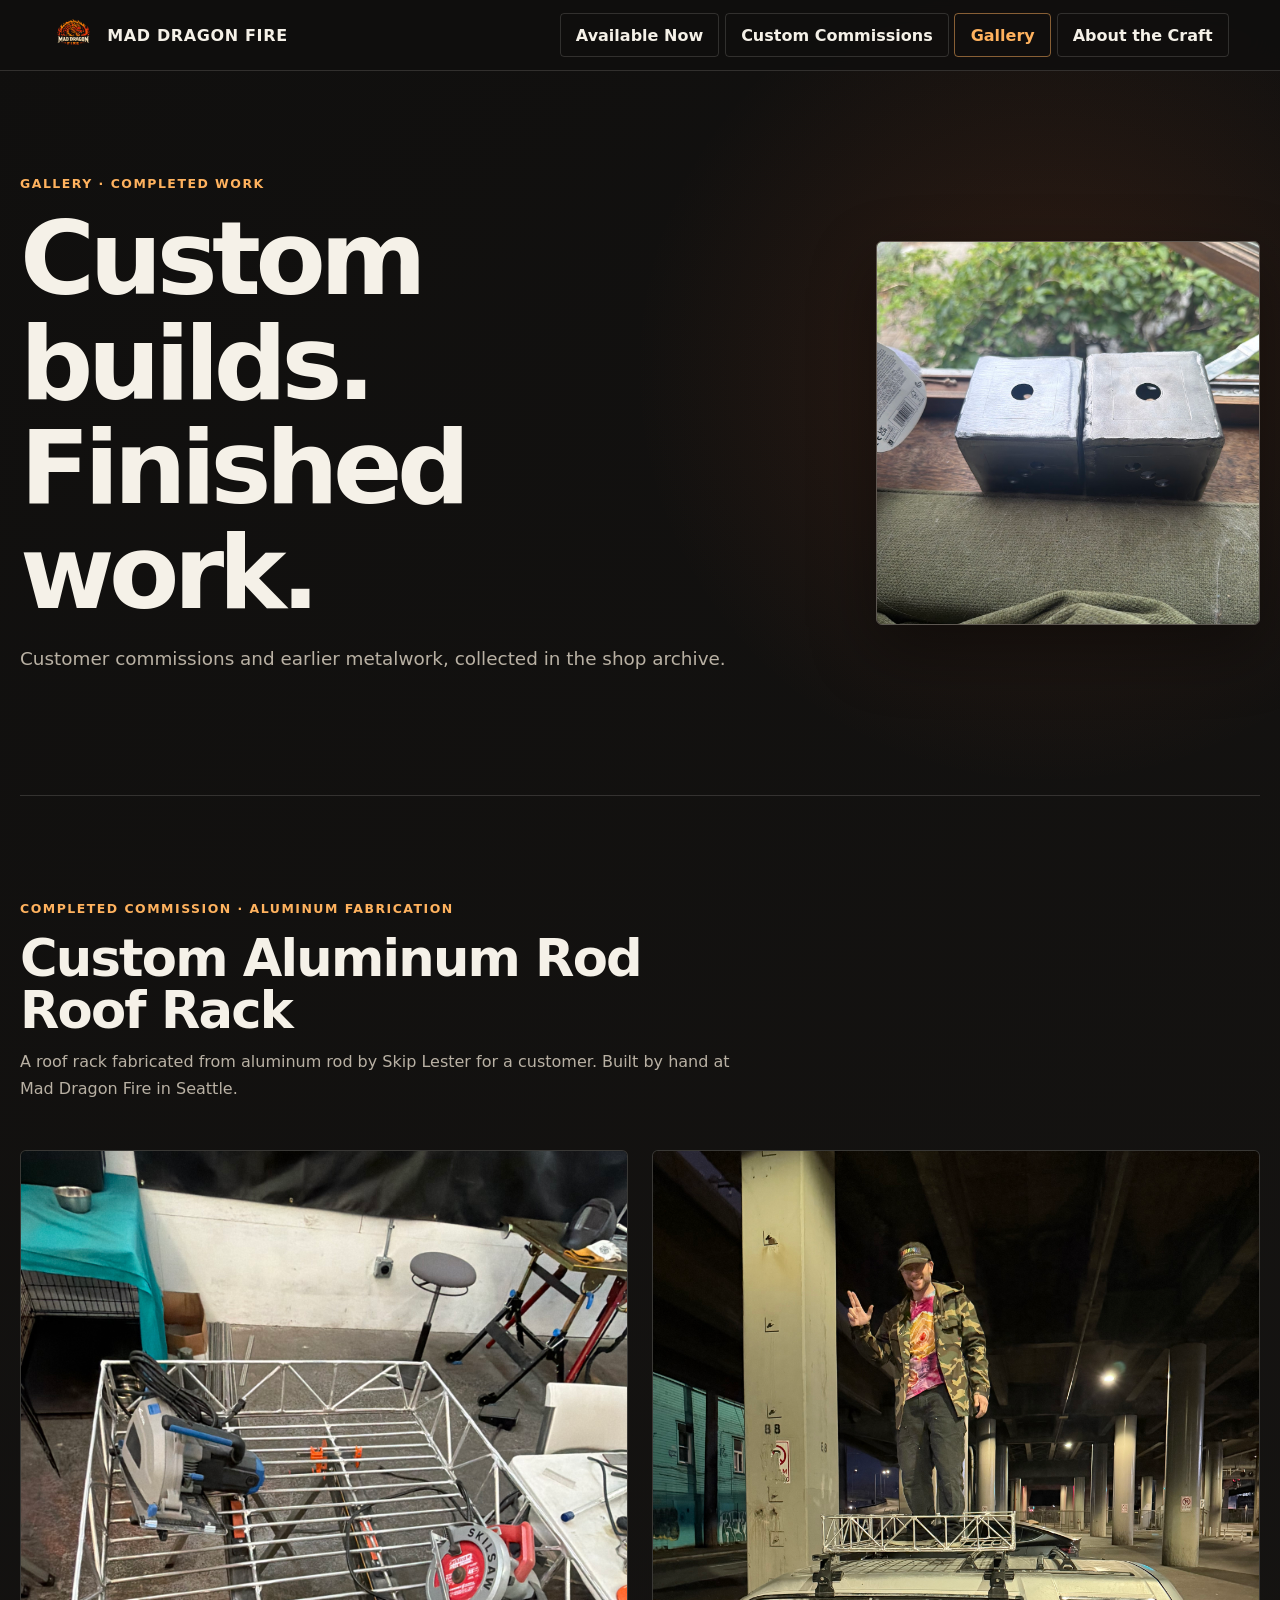
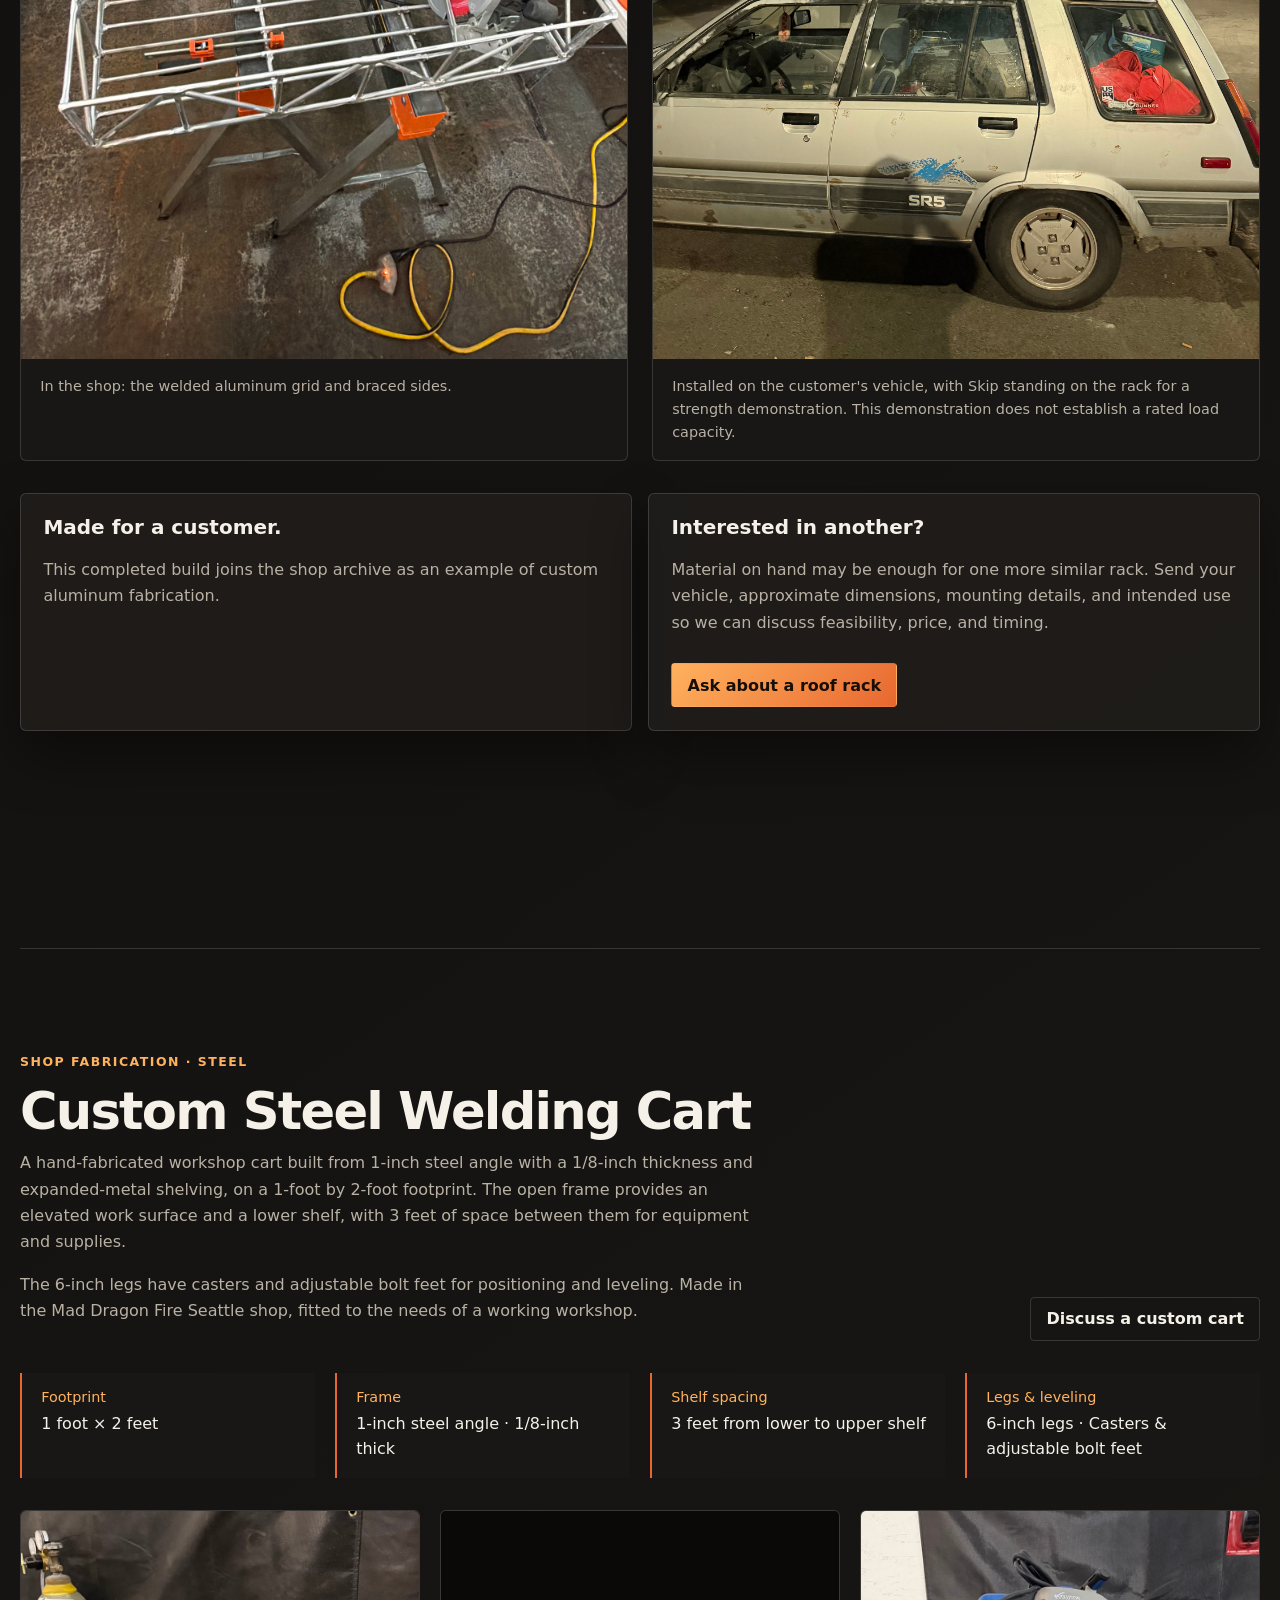
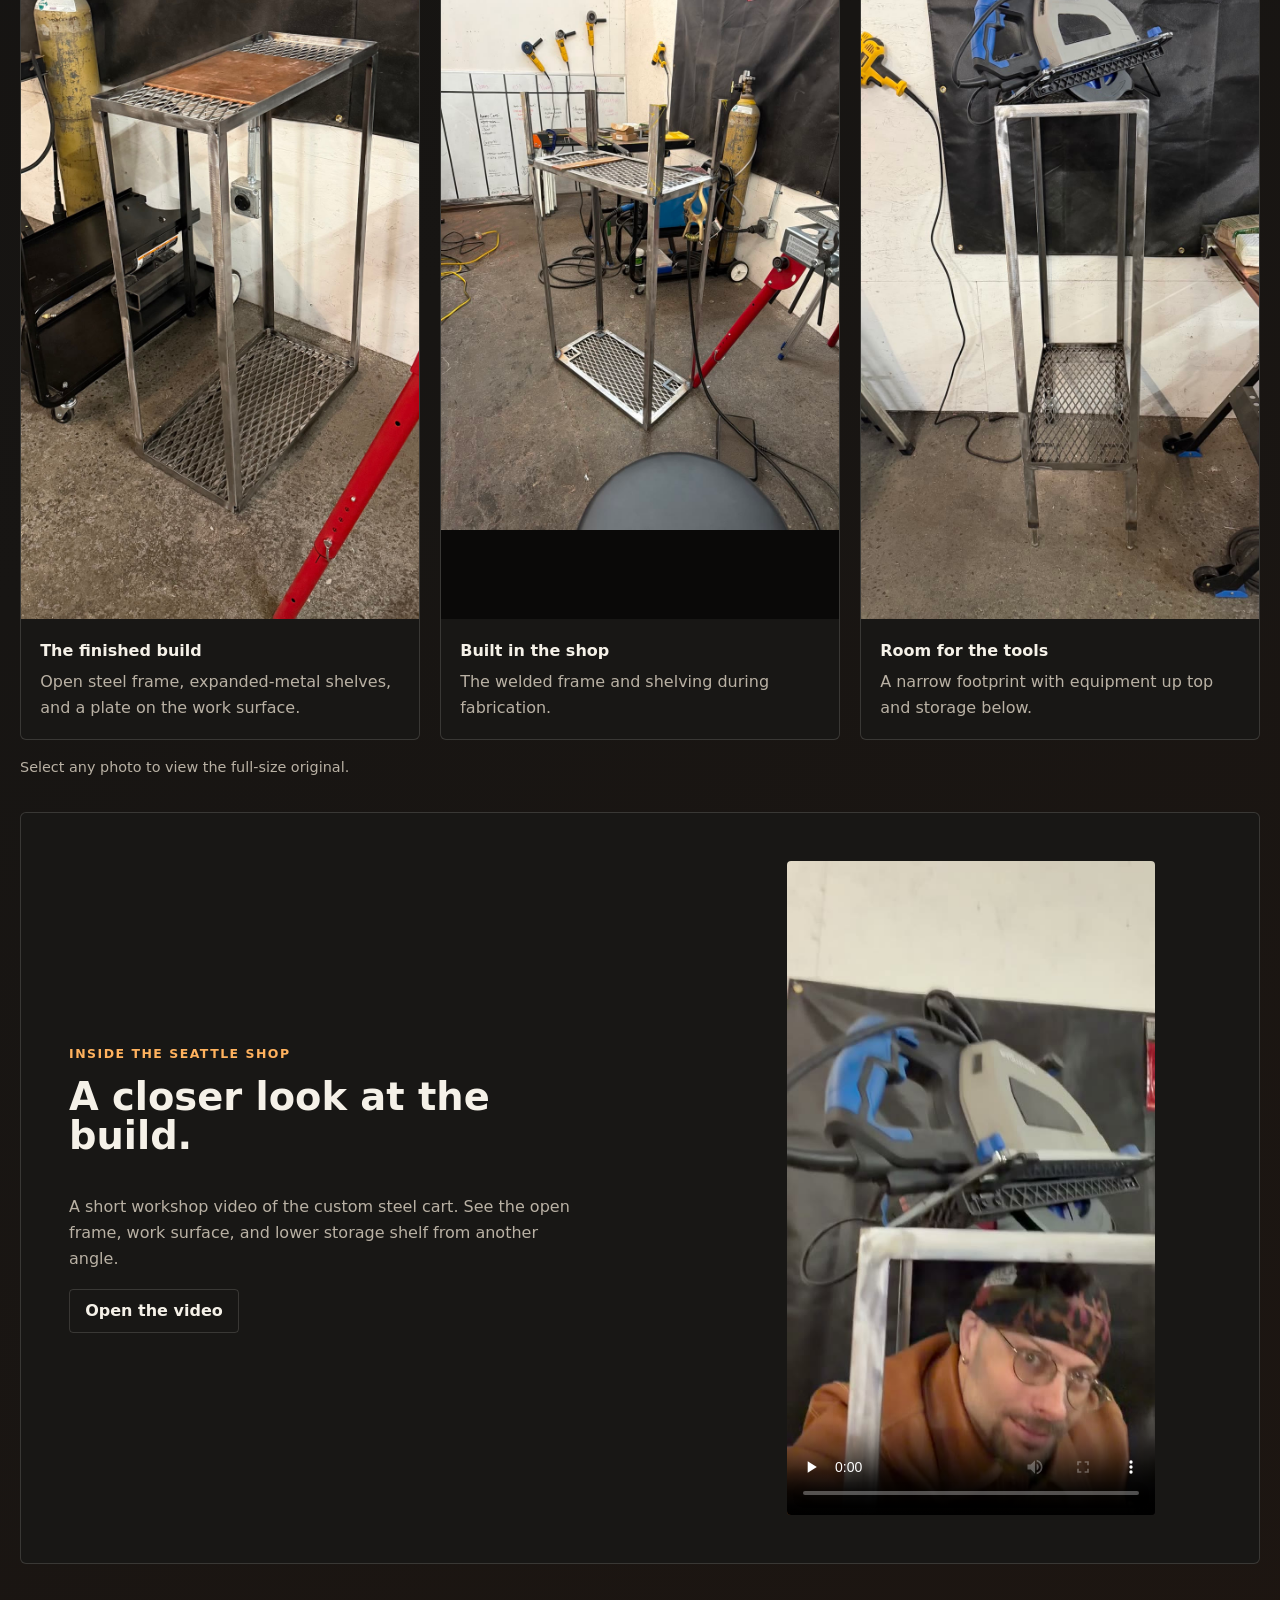
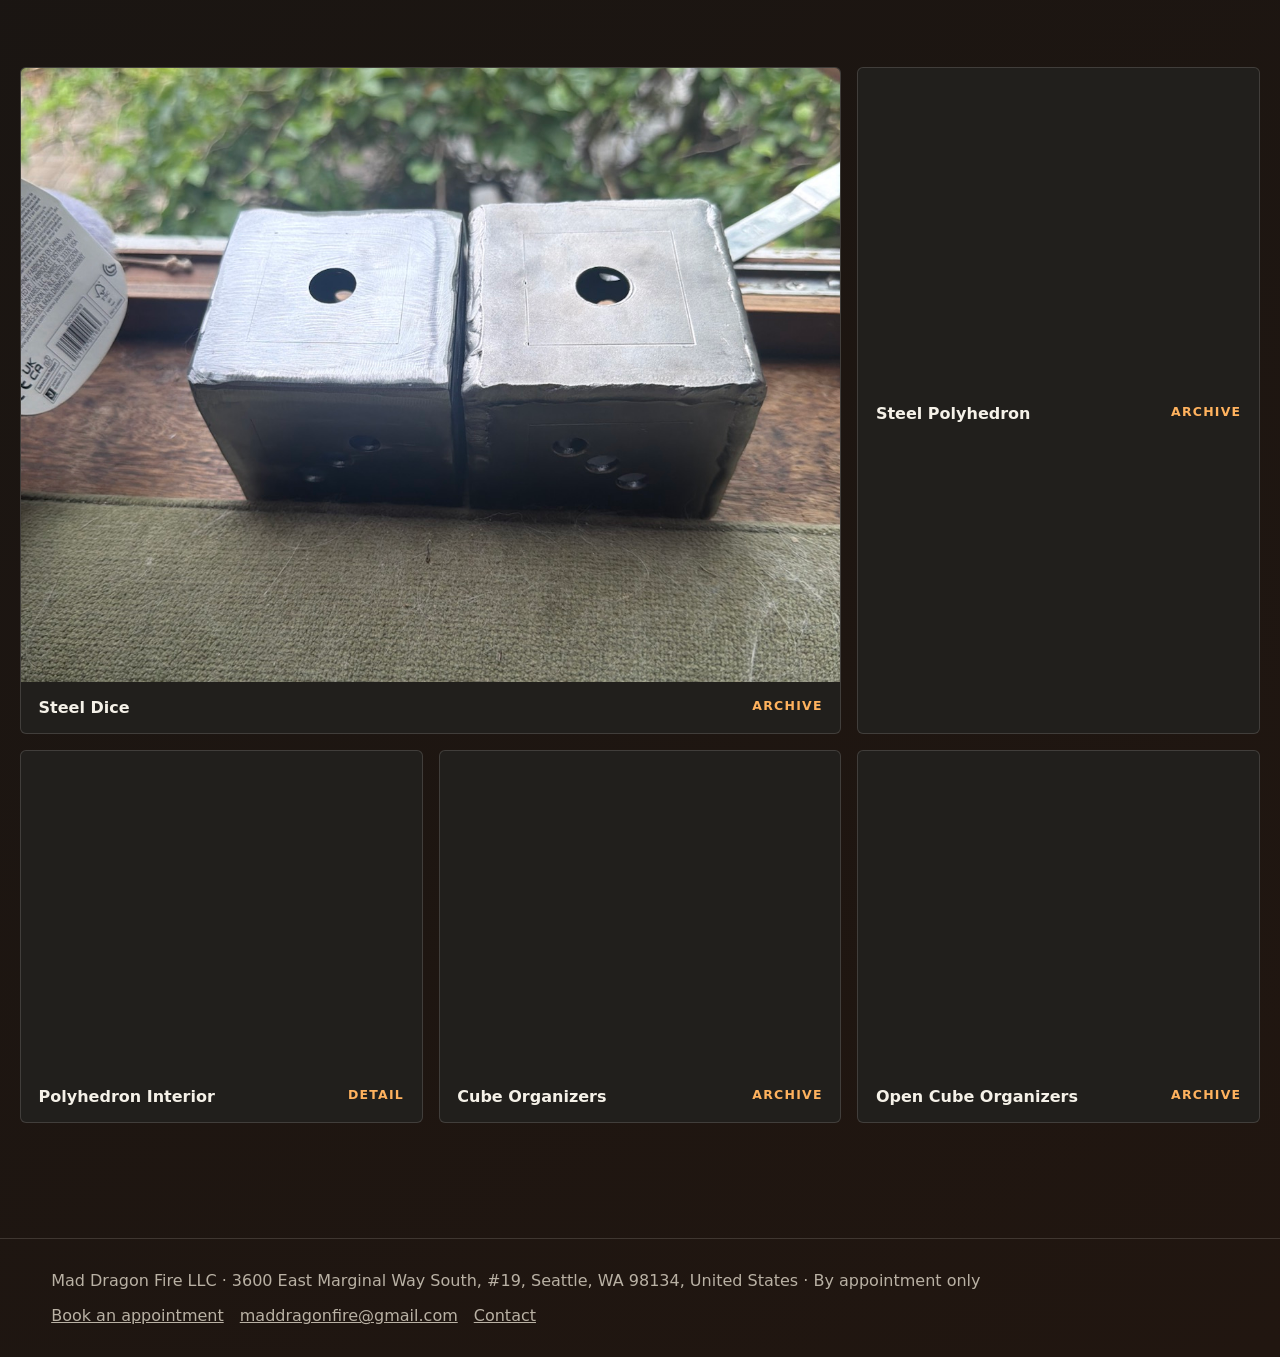
<file: gallery/metalwork/index.html>
<!doctype html>
<html lang="en">
  <head>
    <meta charset="utf-8">
    <meta name="viewport" content="width=device-width, initial-scale=1">
    <meta http-equiv="refresh" content="0; url=../">
    <link rel="canonical" href="https://maddragonfire.com/gallery/">
    <title>Gallery | Mad Dragon Fire</title>
    <link rel="stylesheet" href="../../style.css">
  </head>
  <body>
    <main class="legacy-message">
      <p class="eyebrow">The archive has moved</p>
      <h1>Gallery</h1>
      <p>Sold pieces and previous metalwork now share one archive.</p>
      <a class="button primary" href="../">View the gallery</a>
    </main>
  </body>
</html>
</file>
<file: style.css>
:root {
  color-scheme: dark;
  --bg: #100f0e;
  --surface: #181715;
  --surface-raised: #211f1c;
  --text: #f5f1e8;
  --muted: #b9b1a4;
  --steel: #d7d2c8;
  --accent: #e8672f;
  --accent-light: #ffb25e;
  --line: rgba(245, 241, 232, 0.15);
  --line-strong: rgba(245, 241, 232, 0.3);
  --shadow: rgba(0, 0, 0, 0.42);
  font-family: Inter, ui-sans-serif, system-ui, -apple-system, BlinkMacSystemFont, "Segoe UI", sans-serif;
}

* {
  box-sizing: border-box;
}

html {
  scroll-behavior: smooth;
}

body {
  min-height: 100vh;
  margin: 0;
  color: var(--text);
  background:
    radial-gradient(circle at 82% 6%, rgba(232, 103, 47, 0.14), transparent 26rem),
    linear-gradient(145deg, #100f0e 0%, #171513 54%, #211610 100%);
}

img {
  display: block;
  max-width: 100%;
}

a {
  color: inherit;
}

.skip-link {
  position: fixed;
  top: 0.75rem;
  left: 0.75rem;
  z-index: 100;
  padding: 0.75rem 1rem;
  color: #111;
  background: var(--accent-light);
  transform: translateY(-180%);
}

.skip-link:focus {
  transform: translateY(0);
}

.site-header {
  position: sticky;
  top: 0;
  z-index: 20;
  display: flex;
  align-items: center;
  justify-content: space-between;
  gap: 1.5rem;
  padding: 0.8rem clamp(1rem, 4vw, 4rem);
  border-bottom: 1px solid var(--line);
  background: rgba(16, 15, 14, 0.9);
  backdrop-filter: blur(14px);
}

.brand {
  display: inline-flex;
  align-items: center;
  gap: 0.7rem;
  font-weight: 850;
  letter-spacing: 0.04em;
  text-decoration: none;
  text-transform: uppercase;
  white-space: nowrap;
}

.brand img {
  width: 2.8rem;
  height: 2.8rem;
  object-fit: contain;
}

nav {
  display: flex;
  flex-wrap: wrap;
  justify-content: flex-end;
  gap: 0.35rem;
}

nav a,
.button,
.checkout-stub {
  min-height: 2.75rem;
  display: inline-flex;
  align-items: center;
  justify-content: center;
  padding: 0.7rem 0.95rem;
  border: 1px solid var(--line);
  border-radius: 4px;
  font: inherit;
  font-weight: 750;
  text-decoration: none;
}

nav a:hover,
nav a:focus-visible,
.button:hover,
.button:focus-visible {
  border-color: var(--accent-light);
}

nav a[aria-current="page"] {
  color: var(--accent-light);
  border-color: rgba(255, 178, 94, 0.5);
}

main {
  width: min(1240px, calc(100% - 2rem));
  margin: 0 auto;
}

h1,
h2,
h3,
p {
  margin-top: 0;
}

h1,
h2,
h3 {
  line-height: 1.02;
}

h1 {
  margin-bottom: 1.2rem;
  font-size: clamp(3.2rem, 9vw, 7.8rem);
  letter-spacing: -0.055em;
}

h2 {
  font-size: clamp(1.9rem, 4vw, 3.5rem);
  letter-spacing: -0.035em;
}

h3 {
  font-size: 1.25rem;
}

p {
  color: var(--muted);
  line-height: 1.65;
}

.eyebrow,
.listing-status {
  margin-bottom: 0.8rem;
  color: var(--accent-light);
  font-size: 0.78rem;
  font-weight: 850;
  letter-spacing: 0.12em;
  text-transform: uppercase;
}

.hero {
  min-height: calc(100svh - 4.5rem);
  display: grid;
  grid-template-columns: minmax(0, 1fr) minmax(22rem, 34rem);
  align-items: center;
  gap: clamp(2rem, 7vw, 6rem);
  padding: clamp(2.5rem, 8vw, 7rem) 0;
}

.hero-copy {
  max-width: 47rem;
}

.hero-copy > p:not(.eyebrow) {
  max-width: 38rem;
  font-size: clamp(1.1rem, 2vw, 1.35rem);
}

.hero-media {
  position: relative;
  overflow: hidden;
  min-height: 37rem;
  border: 1px solid var(--line-strong);
  border-radius: 6px;
  background: #080807;
  box-shadow: 0 2rem 5rem var(--shadow);
}

.hero-media::after {
  position: absolute;
  inset: 0;
  content: "";
  background: linear-gradient(180deg, transparent 58%, rgba(0, 0, 0, 0.68));
  pointer-events: none;
}

.hero-media > img:first-child {
  width: 100%;
  height: 100%;
  min-height: 37rem;
  object-fit: cover;
}

.hero-badge {
  position: absolute;
  right: 1rem;
  bottom: 1rem;
  z-index: 2;
  width: 5.5rem;
  padding: 0.45rem;
  border: 1px solid var(--line-strong);
  border-radius: 5px;
  background: rgba(0, 0, 0, 0.66);
}

.actions {
  display: flex;
  flex-wrap: wrap;
  gap: 0.7rem;
  margin-top: 1.7rem;
}

.button.primary {
  color: #170e08;
  border-color: transparent;
  background: linear-gradient(135deg, var(--accent-light), var(--accent));
}

.section-block {
  padding: clamp(3.5rem, 8vw, 7rem) 0;
  border-top: 1px solid var(--line);
}

.section-heading {
  display: flex;
  align-items: end;
  justify-content: space-between;
  gap: 2rem;
  margin-bottom: 2rem;
}

.section-heading > div {
  max-width: 46rem;
}

.section-heading h2 {
  margin-bottom: 0.8rem;
}

.product-card-grid,
.path-grid,
.content-grid {
  display: grid;
  grid-template-columns: repeat(3, minmax(0, 1fr));
  gap: 1rem;
}

.product-card,
.path-card,
.content-panel,
.notice-panel {
  overflow: hidden;
  border: 1px solid var(--line);
  border-radius: 6px;
  background: rgba(33, 31, 28, 0.8);
  box-shadow: 0 1.5rem 3.5rem var(--shadow);
}

.product-card {
  display: flex;
  flex-direction: column;
  text-decoration: none;
}

.product-card img {
  width: 100%;
  aspect-ratio: 1;
  object-fit: cover;
  border-bottom: 1px solid var(--line);
}

.product-card-copy {
  display: grid;
  grid-template-columns: 1fr auto;
  gap: 0.75rem;
  align-items: start;
  padding: 1.2rem;
}

.product-card-copy h3,
.product-card-copy p {
  margin-bottom: 0;
}

.product-card-price,
.price {
  color: var(--text);
  font-weight: 850;
  font-variant-numeric: tabular-nums;
}

.path-grid {
  grid-template-columns: repeat(4, minmax(0, 1fr));
}

.path-card,
.content-panel,
.notice-panel {
  padding: 1.4rem;
}

.path-card {
  min-height: 13rem;
  text-decoration: none;
}

.path-card span {
  display: inline-block;
  margin-top: 1rem;
  color: var(--accent-light);
  font-weight: 800;
}

.page-header {
  display: grid;
  grid-template-columns: minmax(0, 1fr) minmax(15rem, 24rem);
  align-items: center;
  gap: clamp(2rem, 6vw, 5rem);
  padding: clamp(3rem, 8vw, 6.5rem) 0;
}

.page-header h1 {
  max-width: 10ch;
  font-size: clamp(3.3rem, 8vw, 7rem);
}

.page-header-copy > p:not(.eyebrow) {
  max-width: 46rem;
  font-size: 1.15rem;
}

.page-header-image {
  width: 100%;
  aspect-ratio: 1;
  object-fit: cover;
  border: 1px solid var(--line-strong);
  border-radius: 6px;
  box-shadow: 0 1.5rem 4rem var(--shadow);
}

.notice-panel {
  display: grid;
  grid-template-columns: auto 1fr;
  gap: 1rem;
  margin-bottom: 2rem;
  border-color: rgba(255, 178, 94, 0.38);
}

.notice-panel strong {
  color: var(--accent-light);
}

.notice-panel p {
  margin-bottom: 0;
}

.product-list {
  display: grid;
  gap: clamp(3rem, 8vw, 7rem);
  padding-bottom: clamp(4rem, 9vw, 8rem);
}

.product-listing {
  display: grid;
  grid-template-columns: minmax(0, 1.08fr) minmax(19rem, 0.92fr);
  gap: clamp(1.5rem, 5vw, 4rem);
  scroll-margin-top: 6rem;
}

.product-gallery {
  display: grid;
  grid-template-columns: repeat(4, minmax(0, 1fr));
  gap: 0.55rem;
  align-content: start;
}

.product-gallery a {
  overflow: hidden;
  border: 1px solid var(--line);
  border-radius: 4px;
  background: var(--surface);
}

.product-gallery a:first-child {
  grid-column: 1 / -1;
}

.product-gallery img {
  width: 100%;
  aspect-ratio: 1;
  object-fit: cover;
  transition: transform 180ms ease;
}

.product-gallery a:first-child img {
  aspect-ratio: 4 / 3;
}

.product-gallery a:hover img,
.product-gallery a:focus-visible img {
  transform: scale(1.025);
}

.product-details {
  align-self: start;
  position: sticky;
  top: 6.2rem;
  padding: clamp(1.35rem, 3vw, 2rem);
  border: 1px solid var(--line);
  border-radius: 6px;
  background: rgba(24, 23, 21, 0.92);
  box-shadow: 0 1.5rem 4rem var(--shadow);
}

.product-heading {
  display: flex;
  justify-content: space-between;
  gap: 1rem;
  align-items: start;
  padding-bottom: 1rem;
  border-bottom: 1px solid var(--line);
}

.product-heading h2 {
  max-width: 11ch;
  margin-bottom: 0;
  font-size: clamp(2rem, 4vw, 3.4rem);
}

.price {
  margin: 0;
  font-size: 1.5rem;
}

.spec-list {
  display: grid;
  grid-template-columns: minmax(7rem, 0.45fr) 1fr;
  margin: 1.3rem 0;
  border-top: 1px solid var(--line);
}

.spec-list dt,
.spec-list dd {
  margin: 0;
  padding: 0.65rem 0;
  border-bottom: 1px solid var(--line);
}

.spec-list dt {
  color: var(--muted);
  font-size: 0.86rem;
  font-weight: 750;
}

.spec-list dd {
  color: var(--steel);
}

.provenance {
  padding-left: 1rem;
  border-left: 2px solid var(--accent);
  font-size: 0.92rem;
}

.product-actions {
  display: grid;
  grid-template-columns: 1fr;
}

.checkout-stub {
  color: #8f8980;
  border-color: rgba(245, 241, 232, 0.08);
  background: rgba(255, 255, 255, 0.025);
  cursor: not-allowed;
}

.content-grid {
  grid-template-columns: repeat(2, minmax(0, 1fr));
  padding-bottom: clamp(4rem, 9vw, 8rem);
}

.content-panel {
  min-height: 14rem;
}

.content-panel p:last-child {
  margin-bottom: 0;
}

.sold-grid {
  display: grid;
  grid-template-columns: repeat(3, minmax(0, 1fr));
  gap: 1rem;
  padding-bottom: clamp(4rem, 9vw, 8rem);
}

.sold-piece {
  overflow: hidden;
  margin: 0;
  border: 1px solid var(--line);
  border-radius: 6px;
  background: var(--surface-raised);
}

.sold-piece:first-child {
  grid-column: span 2;
}

.sold-piece img {
  width: 100%;
  min-height: 20rem;
  aspect-ratio: 4 / 3;
  object-fit: cover;
}

.sold-piece figcaption {
  display: flex;
  justify-content: space-between;
  gap: 1rem;
  padding: 1rem 1.1rem;
  color: var(--muted);
}

.sold-piece strong {
  color: var(--text);
}

.sold-marker {
  color: var(--accent-light);
  font-size: 0.78rem;
  font-weight: 850;
  letter-spacing: 0.1em;
  text-transform: uppercase;
}

.legacy-message {
  max-width: 48rem;
  margin: 12vh auto;
  padding: 2rem;
  border: 1px solid var(--line);
  background: var(--surface);
}

footer {
  display: flex;
  flex-wrap: wrap;
  justify-content: space-between;
  gap: 1rem 2rem;
  padding: 2rem clamp(1rem, 4vw, 4rem);
  border-top: 1px solid var(--line);
  color: var(--muted);
}

footer address,
.business-address {
  font-style: normal;
}

.business-address {
  margin-top: 1.25rem;
  color: var(--muted);
  line-height: 1.7;
}

.business-address strong {
  color: var(--text);
}

.business-address .appointment-only {
  color: var(--accent-light);
}

.footer-links {
  display: flex;
  flex-wrap: wrap;
  gap: 1rem;
}

@media (max-width: 960px) {
  .path-grid {
    grid-template-columns: repeat(2, minmax(0, 1fr));
  }

  .product-listing {
    grid-template-columns: 1fr;
  }

  .product-details {
    position: static;
  }
}

@media (max-width: 780px) {
  .site-header,
  footer {
    align-items: flex-start;
    flex-direction: column;
  }

  nav {
    justify-content: flex-start;
  }

  .hero,
  .page-header,
  .product-card-grid,
  .content-grid,
  .sold-grid {
    grid-template-columns: 1fr;
  }

  .hero {
    min-height: auto;
  }

  .hero-media {
    order: -1;
  }

  .section-heading {
    align-items: flex-start;
    flex-direction: column;
  }

  .sold-piece:first-child {
    grid-column: auto;
  }
}

@media (max-width: 600px) {
  .site-header {
    gap: 0.65rem;
    padding: max(0.65rem, env(safe-area-inset-top)) 0.75rem 0.65rem;
  }

  .brand {
    font-size: 0.86rem;
  }

  .brand img {
    width: 2.25rem;
    height: 2.25rem;
  }

  nav {
    width: calc(100% + 1.5rem);
    margin-inline: -0.75rem;
    padding-inline: 0.75rem;
    overflow-x: auto;
    flex-wrap: nowrap;
    scrollbar-width: none;
  }

  nav::-webkit-scrollbar {
    display: none;
  }

  nav a {
    flex: 0 0 auto;
    min-height: 2.45rem;
    padding: 0.55rem 0.7rem;
    font-size: 0.82rem;
  }

  main {
    width: min(100% - 1.4rem, 36rem);
  }

  h1 {
    font-size: clamp(3.1rem, 16vw, 4.8rem);
  }

  .hero {
    gap: 1.5rem;
    padding: 1rem 0 3rem;
  }

  .hero-media {
    min-height: 0;
    aspect-ratio: 4 / 5;
    max-height: 68svh;
  }

  .hero-media > img:first-child {
    min-height: 0;
    height: 100%;
  }

  .actions {
    display: grid;
    grid-template-columns: 1fr;
  }

  .button,
  .checkout-stub {
    width: 100%;
    min-height: 3.15rem;
  }

  .path-grid {
    grid-template-columns: 1fr;
  }

  .page-header {
    grid-template-columns: 1fr;
    padding: 1.5rem 0 3rem;
  }

  .page-header-image {
    order: -1;
    aspect-ratio: 4 / 3;
  }

  .notice-panel {
    grid-template-columns: 1fr;
  }

  .product-list {
    gap: 4rem;
  }

  .product-gallery {
    grid-template-columns: repeat(3, minmax(0, 1fr));
  }

  .product-heading {
    display: block;
  }

  .price {
    margin-top: 0.8rem;
  }

  .spec-list {
    grid-template-columns: 1fr;
  }

  .spec-list dt {
    padding-bottom: 0.15rem;
    border-bottom: 0;
  }

  .spec-list dd {
    padding-top: 0;
  }

  footer {
    padding: 1.5rem 0.75rem max(1.5rem, env(safe-area-inset-bottom));
    font-size: 0.88rem;
  }
}

/* Ownership is visible before the hero on desktop and mobile. */
.ownership-banner {
  display: flex;
  flex-wrap: wrap;
  align-items: center;
  justify-content: space-between;
  gap: 1rem 2rem;
  margin-top: 1.25rem;
  padding: 1rem 1.25rem;
  border: 1px solid var(--line-strong);
  border-left: 3px solid var(--accent);
  border-radius: 4px;
  background: var(--surface);
}
.ownership-banner strong,
.ownership-banner div > span {
  display: block;
}
.ownership-banner strong {
  color: var(--accent-light);
  font-size: clamp(0.95rem, 2vw, 1.1rem);
  line-height: 1.4;
}
.ownership-banner div > span {
  margin-top: 0.25rem;
  color: var(--muted);
  font-size: 0.9rem;
}
.ownership-banner a {
  display: inline-flex;
  align-items: center;
  gap: 0.5rem;
  min-height: 2.75rem;
  font-weight: 750;
  text-underline-offset: 0.25em;
}
.ownership-banner a:focus-visible {
  outline: 2px solid var(--accent-light);
  outline-offset: 4px;
}
.ownership-story {
  max-width: 52rem;
  margin-bottom: 3rem;
  padding: 2rem 0 0 1.25rem;
  border-left: 3px solid var(--accent);
  scroll-margin-top: 10rem;
}
.ownership-story h2 {
  font-size: clamp(1.8rem, 4vw, 3rem);
}
.ownership-footer {
  flex-basis: 100%;
  margin: 0;
  color: var(--accent-light);
  font-size: 0.9rem;
  font-weight: 750;
}

/* Roof rack project: preserve the full portrait photographs. */
#aluminum-roof-rack { scroll-margin-top: 10rem; }
.roof-rack-feature { display: grid; grid-template-columns: minmax(0, .8fr) minmax(0, 1fr); gap: clamp(1.5rem, 5vw, 4rem); align-items: center; }
.roof-rack-feature .section-heading { display: block; margin-bottom: 0; }
.roof-rack-feature .section-heading .button { margin-top: 1rem; }
.roof-rack-preview { display: block; overflow: hidden; border: 1px solid var(--line); border-radius: 6px; background: var(--surface); }
.roof-rack-preview img { width: 100%; height: auto; }
.roof-rack-photos { display: grid; grid-template-columns: repeat(2, minmax(0, 1fr)); gap: 1.5rem; margin-bottom: 2rem; }
.roof-rack-photos figure { margin: 0; overflow: hidden; border: 1px solid var(--line); border-radius: 6px; background: var(--surface); }
.roof-rack-photos a { display: block; }
.roof-rack-photos img { width: 100%; height: auto; }
.roof-rack-photos figcaption { padding: 1rem 1.2rem; color: var(--muted); line-height: 1.6; font-size: .9rem; }
.roof-rack-preview:focus-visible, .roof-rack-photos a:focus-visible { outline: 2px solid var(--accent-light); outline-offset: 4px; }
@media (max-width: 780px) {
  .roof-rack-feature, .roof-rack-photos { grid-template-columns: 1fr; }
}

/* Welding cart: lightweight photo gallery and a user-initiated video. */
#welding-cart { scroll-margin-top: 10rem; }
.welding-cart-photos {
  display: grid;
  grid-template-columns: repeat(3, minmax(0, 1fr));
  gap: 1.25rem;
}
.welding-cart-photos figure {
  margin: 0;
  overflow: hidden;
  border: 1px solid var(--line);
  border-radius: 6px;
  background: var(--surface);
}
.welding-cart-photos a { display: block; background: #0a0908; }
.welding-cart-photos img {
  width: 100%;
  height: auto;
  aspect-ratio: 9 / 16;
  object-fit: contain;
}
.welding-cart-photos figcaption { padding: 1.2rem; color: var(--muted); line-height: 1.6; }
.welding-cart-photos figcaption strong { display: block; margin-bottom: .35rem; color: var(--text); }
.welding-cart-photo-note { margin: 1rem 0 2rem; color: var(--muted); font-size: .9rem; }
.welding-cart-film {
  display: grid;
  grid-template-columns: minmax(0, 1fr) minmax(0, .8fr);
  align-items: center;
  gap: clamp(1.5rem, 5vw, 4rem);
  padding: clamp(1.25rem, 4vw, 3rem);
  border: 1px solid var(--line);
  border-radius: 6px;
  background: var(--surface);
}
.welding-cart-film-copy { max-width: 32rem; }
.welding-cart-film h3 { font-size: clamp(1.7rem, 3vw, 2.6rem); }
.welding-cart-film video {
  display: block;
  width: 100%;
  max-width: 23rem;
  height: auto;
  justify-self: center;
  border-radius: 4px;
  background: #000;
}
.welding-cart-feature {
  display: grid;
  grid-template-columns: minmax(0, .8fr) minmax(0, 1fr);
  gap: clamp(1.5rem, 5vw, 4rem);
  align-items: center;
}
.welding-cart-preview { display: block; border: 1px solid var(--line); border-radius: 6px; overflow: hidden; background: var(--surface); }
.welding-cart-preview img { width: 100%; height: auto; max-height: 36rem; object-fit: contain; }
.welding-cart-photos a:focus-visible, .welding-cart-preview:focus-visible { outline: 3px solid var(--accent-light); outline-offset: -3px; }
@media (max-width: 780px) {
  .welding-cart-photos, .welding-cart-film, .welding-cart-feature { grid-template-columns: 1fr; }
  .welding-cart-photos img { aspect-ratio: auto; }
}

.welding-cart-specs { display: grid; grid-template-columns: repeat(4, minmax(0, 1fr)); gap: 1.25rem; margin: 0 0 2rem; }
.welding-cart-specs div { padding: 1rem 1.2rem; border-left: 2px solid var(--accent); background: var(--surface); }
.welding-cart-specs dt { color: var(--accent-light); font-size: .9rem; margin-bottom: .4rem; }
.welding-cart-specs dd { margin: 0; line-height: 1.6; }
@media (max-width: 780px) { .welding-cart-specs { grid-template-columns: 1fr; } }
</file>
